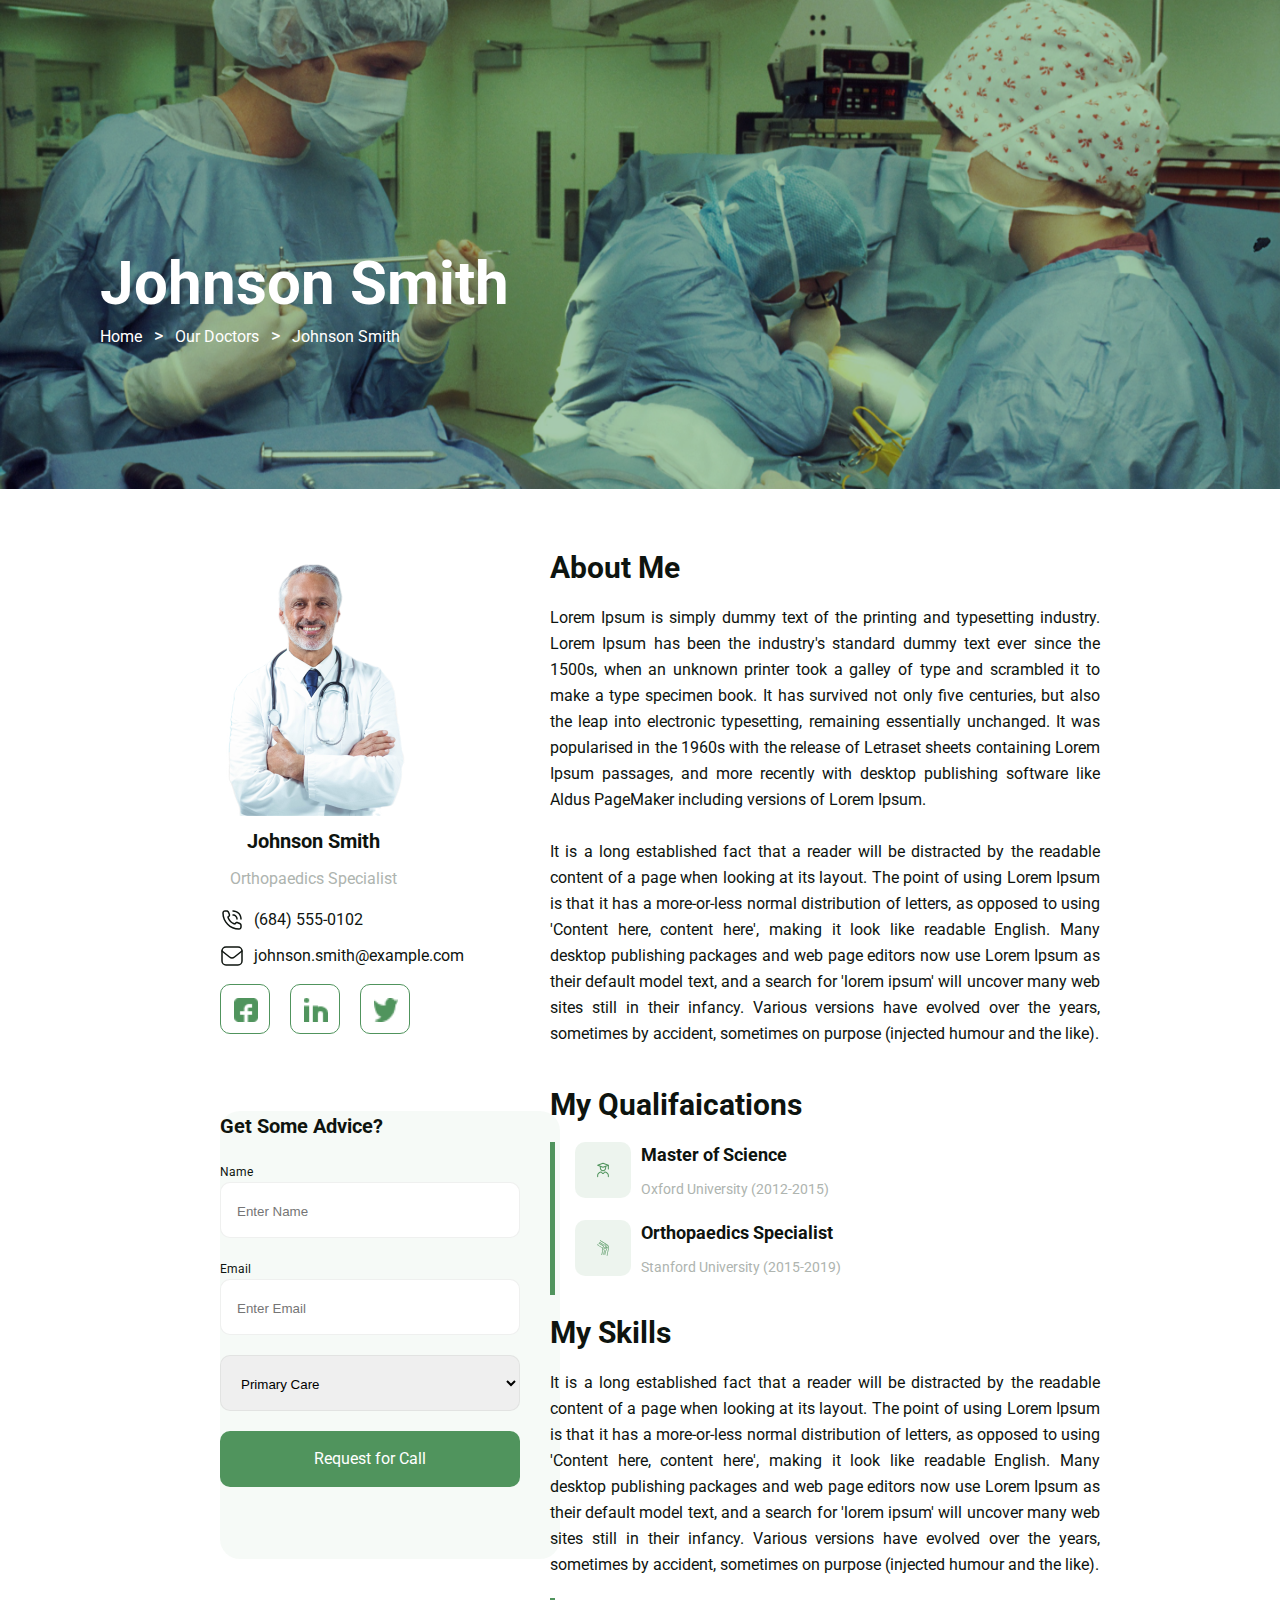
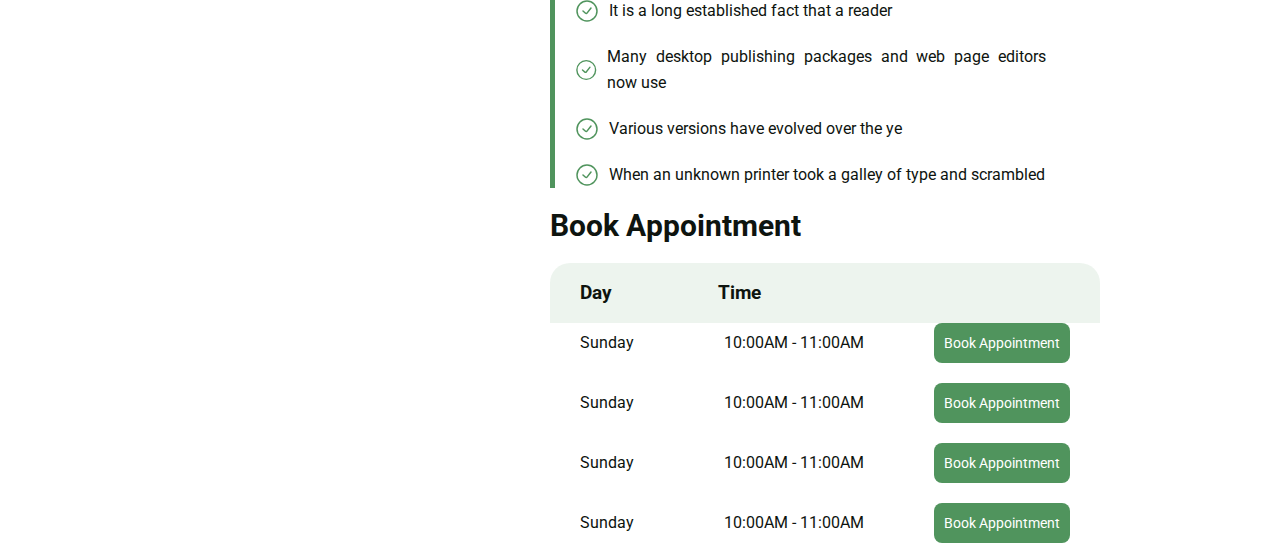
<file: doctorDetail/doctordetail.html>
<!DOCTYPE html>
<html lang="en">
<head>
    <meta charset="UTF-8">
    <meta name="viewport" content="width=device-width, initial-scale=1.0">
    <title>Document</title>
    <link rel="stylesheet" href="./doctordetail.css">
      <link
      href="https://fonts.googleapis.com/css2?family=Roboto:ital,wght@0,100;0,300;0,400;0,500;0,700;0,900;1,100;1,300;1,400;1,500;1,700;1,900&display=swap"
      rel="stylesheet"
    />
    <link
      rel="stylesheet"
      href="https://cdnjs.cloudflare.com/ajax/libs/font-awesome/6.6.0/css/all.min.css"
    />
    <link rel="stylesheet" href="./doctorresponsive.css">
</head>
<body>
    
    <div class="doctor_head_img">
        <img src="./static/images/doctor_head.png" alt="">
        <div class="doctor_img_text">
            <h2>Johnson Smith</h2>
            <ul class="breadcrumb">
              <li><a href="#">Home </a></li>
              <li><a href="#">Our Doctors</a></li>
              <li><a href="#">Johnson Smith</a></li>
            </ul>
            

        </div>
   </div>
   <div class="doctor_detail_container">
    <div class="doctor_card_detail">

         <div class="doctor_card_detail_part1">
           
            <div class="card_doctor_detail">
                <div class="card_doctor_detail_head">

                
                <div class="card_doctor_detail_img">
                  <img src="./static/images/jhanson.png" alt="">  
                </div>
                
                <h4>Johnson Smith</h4>
                <span>Orthopaedics Specialist</span>
                </div>
                <div class="doctor_detail_contact">
                    <div class="doctor_detail_contact_tel">
                        <svg xmlns="http://www.w3.org/2000/svg" width="24" height="24" viewBox="0 0 24 24" fill="none">
                            <path d="M15 16L14.8529 16.7354C15.1846 16.8018 15.5196 16.6379 15.6708 16.3354L15 16ZM8 9L7.66459 8.32918C7.36208 8.48043 7.19824 8.81544 7.26456 9.14709L8 9ZM8.35402 8.82299L8.68943 9.49381L8.68943 9.49381L8.35402 8.82299ZM9.31654 6.29136L10.0129 6.01281L9.31654 6.29136ZM8.50289 4.25722L7.80653 4.53576L8.50289 4.25722ZM19.7428 15.4971L19.4642 16.1935L19.7428 15.4971ZM17.7086 14.6835L17.9872 13.9871H17.9872L17.7086 14.6835ZM15.177 15.646L15.8478 15.9814V15.9814L15.177 15.646ZM16.25 11C16.25 11.4142 16.5858 11.75 17 11.75C17.4142 11.75 17.75 11.4142 17.75 11H16.25ZM16.6955 9.46927L17.3884 9.18225L16.6955 9.46927ZM14.5307 7.30448L14.8177 6.61157L14.5307 7.30448ZM13 6.25C12.5858 6.25 12.25 6.58579 12.25 7C12.25 7.41421 12.5858 7.75 13 7.75V6.25ZM20.25 11C20.25 11.4142 20.5858 11.75 21 11.75C21.4142 11.75 21.75 11.4142 21.75 11H20.25ZM20.391 7.93853L21.0839 7.65152L20.391 7.93853ZM16.0615 3.60896L16.3485 2.91605V2.91605L16.0615 3.60896ZM13 2.25C12.5858 2.25 12.25 2.58579 12.25 3C12.25 3.41421 12.5858 3.75 13 3.75V2.25ZM20.25 17.3541V19H21.75V17.3541H20.25ZM5 3.75H6.64593V2.25H5V3.75ZM15 16C15.1471 15.2646 15.1473 15.2646 15.1475 15.2646C15.1476 15.2647 15.1477 15.2647 15.1479 15.2647C15.1481 15.2648 15.1483 15.2648 15.1484 15.2648C15.1487 15.2649 15.1488 15.2649 15.1488 15.2649C15.1488 15.2649 15.1482 15.2648 15.147 15.2645C15.1447 15.264 15.14 15.2631 15.1331 15.2615C15.1193 15.2585 15.0967 15.2533 15.0659 15.2459C15.0044 15.2309 14.9104 15.2066 14.7898 15.1711C14.5482 15.1 14.2016 14.9847 13.7954 14.8106C12.9796 14.461 11.9439 13.8833 11.0303 12.9697L9.96967 14.0303C11.0561 15.1167 12.2704 15.789 13.2046 16.1894C13.6734 16.3903 14.0768 16.525 14.3665 16.6101C14.5115 16.6528 14.6285 16.6832 14.7114 16.7034C14.7529 16.7135 14.7859 16.721 14.8097 16.7263C14.8217 16.7289 14.8313 16.7309 14.8385 16.7325C14.8421 16.7332 14.8451 16.7339 14.8475 16.7343C14.8487 16.7346 14.8498 16.7348 14.8507 16.735C14.8511 16.7351 14.8515 16.7352 14.8519 16.7352C14.8521 16.7353 14.8523 16.7353 14.8524 16.7353C14.8527 16.7354 14.8529 16.7354 15 16ZM11.0303 12.9697C10.1167 12.0561 9.53901 11.0204 9.18936 10.2046C9.01527 9.79836 8.89996 9.45184 8.8289 9.21025C8.79342 9.08962 8.76912 8.99565 8.75414 8.93406C8.74666 8.90329 8.74151 8.88065 8.73847 8.86687C8.73695 8.85999 8.73595 8.85532 8.73546 8.85296C8.73521 8.85178 8.73509 8.85118 8.73508 8.85117C8.73508 8.85116 8.73511 8.8513 8.73517 8.85159C8.7352 8.85174 8.73524 8.85192 8.73528 8.85214C8.7353 8.85225 8.73534 8.85244 8.73535 8.8525C8.73539 8.8527 8.73544 8.85291 8 9C7.26456 9.14709 7.26461 9.14732 7.26466 9.14756C7.26468 9.14765 7.26473 9.1479 7.26477 9.14809C7.26484 9.14846 7.26492 9.14887 7.26501 9.14932C7.2652 9.15022 7.26541 9.15127 7.26566 9.15247C7.26615 9.15488 7.26677 9.15789 7.26753 9.1615C7.26905 9.16873 7.27111 9.17834 7.27374 9.19026C7.279 9.21408 7.28655 9.2471 7.29664 9.28859C7.31682 9.37154 7.34721 9.48851 7.38985 9.6335C7.47504 9.92316 7.60973 10.3266 7.81064 10.7954C8.21099 11.7296 8.88325 12.9439 9.96967 14.0303L11.0303 12.9697ZM8.33541 9.67082L8.68943 9.49381L8.01861 8.15217L7.66459 8.32918L8.33541 9.67082ZM10.0129 6.01281L9.19925 3.97868L7.80653 4.53576L8.62018 6.5699L10.0129 6.01281ZM20.0213 14.8008L17.9872 13.9871L17.4301 15.3798L19.4642 16.1935L20.0213 14.8008ZM14.5062 15.3106L14.3292 15.6646L15.6708 16.3354L15.8478 15.9814L14.5062 15.3106ZM17.9872 13.9871C16.6592 13.4559 15.1458 14.0313 14.5062 15.3106L15.8478 15.9814C16.1386 15.3999 16.8265 15.1384 17.4301 15.3798L17.9872 13.9871ZM8.68943 9.49381C9.96868 8.85419 10.5441 7.34076 10.0129 6.01281L8.62018 6.5699C8.86163 7.17351 8.60008 7.86143 8.01861 8.15217L8.68943 9.49381ZM6.64593 3.75C7.15706 3.75 7.6167 4.06119 7.80653 4.53576L9.19925 3.97868C8.78162 2.93462 7.77042 2.25 6.64593 2.25V3.75ZM21.75 17.3541C21.75 16.2296 21.0654 15.2184 20.0213 14.8008L19.4642 16.1935C19.9388 16.3833 20.25 16.8429 20.25 17.3541H21.75ZM19 20.25C10.5777 20.25 3.75 13.4223 3.75 5H2.25C2.25 14.2508 9.74923 21.75 19 21.75V20.25ZM19 21.75C20.5188 21.75 21.75 20.5188 21.75 19H20.25C20.25 19.6904 19.6904 20.25 19 20.25V21.75ZM3.75 5C3.75 4.30964 4.30964 3.75 5 3.75V2.25C3.48122 2.25 2.25 3.48122 2.25 5H3.75ZM17.75 11C17.75 10.3762 17.6271 9.75855 17.3884 9.18225L16.0026 9.75628C16.1659 10.1506 16.25 10.5732 16.25 11H17.75ZM17.3884 9.18225C17.1497 8.60596 16.7998 8.08232 16.3588 7.64124L15.2981 8.7019C15.5999 9.00369 15.8393 9.36197 16.0026 9.75628L17.3884 9.18225ZM16.3588 7.64124C15.9177 7.20016 15.394 6.85028 14.8177 6.61157L14.2437 7.99739C14.638 8.16072 14.9963 8.40011 15.2981 8.7019L16.3588 7.64124ZM14.8177 6.61157C14.2415 6.37286 13.6238 6.25 13 6.25V7.75C13.4268 7.75 13.8494 7.83406 14.2437 7.99739L14.8177 6.61157ZM21.75 11C21.75 9.85093 21.5237 8.71312 21.0839 7.65152L19.6981 8.22554C20.0625 9.10516 20.25 10.0479 20.25 11H21.75ZM21.0839 7.65152C20.6442 6.58992 19.9997 5.62533 19.1872 4.81282L18.1265 5.87348C18.7997 6.5467 19.3338 7.34593 19.6981 8.22554L21.0839 7.65152ZM19.1872 4.81282C18.3747 4.0003 17.4101 3.35578 16.3485 2.91605L15.7745 4.30187C16.6541 4.66622 17.4533 5.20025 18.1265 5.87348L19.1872 4.81282ZM16.3485 2.91605C15.2869 2.47633 14.1491 2.25 13 2.25V3.75C13.9521 3.75 14.8948 3.93753 15.7745 4.30187L16.3485 2.91605Z" fill="#0E140F"/>
                            </svg>
                            <p>(684) 555-0102</p>


                    </div>
                    <div class="doctor_detail_contact_email">
                        <svg xmlns="http://www.w3.org/2000/svg" width="24" height="24" viewBox="0 0 24 24" fill="none">
                            <rect x="2" y="3" width="20" height="18" rx="4" stroke="#0E140F" stroke-width="1.5"/>
                            <path d="M2 7L9.50122 13.001C10.9621 14.1697 13.0379 14.1697 14.4988 13.001L22 7" stroke="#0E140F" stroke-width="1.5" stroke-linecap="round" stroke-linejoin="round"/>
                          </svg>
                          <p>
                            johnson.smith@example.com
                          </p>
                    </div>

                </div>
             


                <div class="card_doctor_detail_sosial_contact">
                    <a href=""><img src="./static/images/fb.png" alt=""></a>
                    <a href=""><img src="./static/images/linkedin.png" alt=""></a>
                    <a href=""><img src="./static/images/twitter.png" alt=""></a>
                </div>
            </div>

            <div class="get_some_advice">
                <form class="get_some_advice_form">
                    <h1>Get Some Advice?</h1>
                    <div>
                        <label for="name">Name</label>
                   <input type="text" id="name" name="name" placeholder="Enter Name"> 
                    </div>
                   <div>
                      <label for="email">Email</label>
                   <input type="text" id="email" name="email" placeholder="Enter Email">
                   </div>
                 
                   <select name="care" id="care">
                    <option value="volvo">Primary Care</option>
                    <option value="volvo">Primary Care</option>
                  </select>
                    
                    <button type="submit">Request for Call</button>


                </form>

            </div>


        </div>
        <div class="doctor_card_detail_part2">
             <div class="doctor_card_detail_data">
                
               <h1>
                    About Me
               </h1>
               <p>
                Lorem Ipsum is simply dummy text of the printing and typesetting industry. Lorem Ipsum has been the industry's standard dummy text ever since the 1500s, when an unknown printer took a galley of type and scrambled it to make a type specimen book. It has survived not only five centuries, but also the leap into electronic typesetting, remaining essentially unchanged. It was popularised in the 1960s with the release of Letraset sheets containing Lorem Ipsum passages, and more recently with desktop publishing software like Aldus PageMaker including versions of Lorem Ipsum.
                <br>
                <br>
                  It is a long established fact that a reader will be distracted by the readable content of a page when looking at its layout. The point of using Lorem Ipsum is that it has a more-or-less normal distribution of letters, as opposed to using 'Content here, content here', making it look like readable English. Many desktop publishing packages and web page editors now use Lorem Ipsum as their default model text, and a search for 'lorem ipsum' will uncover many web sites still in their infancy. Various versions have evolved over the years, sometimes by accident, sometimes on purpose (injected humour and the like).   </p>
               </p>
               <h1>My Qualifaications</h1>
               <div class="my_qualifications">
                <div class="my_qualifications_part1">

                </div>
                <div class="my_qualifications_part2">
                    <div class="my_qualifications_part2_data">
                        <a href=""><svg xmlns="http://www.w3.org/2000/svg" width="24" height="24" viewBox="0 0 24 24" fill="none">
                            <path d="M20 5V10.5" stroke="#50945D" stroke-width="1.5" stroke-linecap="round"/>
                            <path d="M16.75 7V6.25H15.25V7H16.75ZM8.75 7V6.25H7.25V7H8.75ZM12 2L12.2633 1.29775C12.0936 1.23408 11.9064 1.23408 11.7367 1.29775L12 2ZM4 5L3.73666 4.29775C3.44393 4.40753 3.25 4.68737 3.25 5C3.25 5.31263 3.44393 5.59247 3.73666 5.70225L4 5ZM12 8L11.7367 8.70225C11.9064 8.76592 12.0936 8.76592 12.2633 8.70225L12 8ZM20 5L20.2633 5.70225C20.5561 5.59247 20.75 5.31263 20.75 5C20.75 4.68737 20.5561 4.40753 20.2633 4.29775L20 5ZM12.711 17.0059L12.1778 16.4785V16.4785L12.711 17.0059ZM14.2996 15.3996L14.8328 15.927L14.8328 15.927L14.2996 15.3996ZM15.238 15.1441L15.4496 14.4246L15.238 15.1441ZM9.70045 15.3996L10.2337 14.8722L9.70045 15.3996ZM11.289 17.0059L11.8222 16.4785L11.289 17.0059ZM8.762 15.1441L8.5504 14.4246L8.762 15.1441ZM19.25 22C19.25 22.4142 19.5858 22.75 20 22.75C20.4142 22.75 20.75 22.4142 20.75 22H19.25ZM3.25 22C3.25 22.4142 3.58579 22.75 4 22.75C4.41421 22.75 4.75 22.4142 4.75 22H3.25ZM15.25 7V9H16.75V7H15.25ZM8.75 9V7H7.25V9H8.75ZM12 12.25C10.2051 12.25 8.75 10.7949 8.75 9H7.25C7.25 11.6234 9.37665 13.75 12 13.75V12.25ZM15.25 9C15.25 10.7949 13.7949 12.25 12 12.25V13.75C14.6234 13.75 16.75 11.6234 16.75 9H15.25ZM11.7367 1.29775L3.73666 4.29775L4.26334 5.70225L12.2633 2.70225L11.7367 1.29775ZM12.2633 8.70225L20.2633 5.70225L19.7367 4.29775L11.7367 7.29775L12.2633 8.70225ZM11.7367 2.70225L19.7367 5.70225L20.2633 4.29775L12.2633 1.29775L11.7367 2.70225ZM12.2633 7.29775L4.26334 4.29775L3.73666 5.70225L11.7367 8.70225L12.2633 7.29775ZM13.2443 17.5332L14.8328 15.927L13.7663 14.8722L12.1778 16.4785L13.2443 17.5332ZM15.0264 15.8637C17.6994 16.6497 19.25 18.3265 19.25 20H20.75C20.75 17.3393 18.3869 15.2884 15.4496 14.4246L15.0264 15.8637ZM9.16718 15.927L10.7557 17.5332L11.8222 16.4785L10.2337 14.8722L9.16718 15.927ZM4.75 20C4.75 18.3265 6.30063 16.6497 8.97359 15.8637L8.5504 14.4246C5.61309 15.2884 3.25 17.3393 3.25 20H4.75ZM19.25 20V22H20.75V20H19.25ZM3.25 20V22H4.75V20H3.25ZM10.2337 14.8722C9.81027 14.444 9.17106 14.2421 8.5504 14.4246L8.97359 15.8637C9.02255 15.8493 9.09983 15.8589 9.16718 15.927L10.2337 14.8722ZM14.8328 15.927C14.9002 15.8589 14.9774 15.8493 15.0264 15.8637L15.4496 14.4246C14.8289 14.2421 14.1897 14.444 13.7663 14.8722L14.8328 15.927ZM12.1778 16.4785C12.0799 16.5774 11.9201 16.5774 11.8222 16.4785L10.7557 17.5332C11.4407 18.2259 12.5593 18.2259 13.2443 17.5332L12.1778 16.4785Z" fill="#50945D"/>
                          </svg></a>
                        <div class="my_qualifications_text">
                            <h2>Master of Science</h2>
                            <span>Oxford University (2012-2015)</span>
                        </div>


                    </div>
                    <div class="my_qualifications_part2_data">
                        <a href=""><svg xmlns="http://www.w3.org/2000/svg" width="24" height="24" viewBox="0 0 24 24" fill="none">
                            <g clip-path="url(#clip0_371_604)">
                              <mask id="path-1-outside-1_371_604" maskUnits="userSpaceOnUse" x="2.29004" y="-0.665527" width="19" height="25" fill="black">
                                <rect fill="white" x="2.29004" y="-0.665527" width="19" height="25"/>
                                <path fill-rule="evenodd" clip-rule="evenodd" d="M18.0455 23.6582C18.0698 23.6628 18.0926 23.6658 18.1169 23.6658C18.287 23.6658 18.4404 23.5458 18.4738 23.3742L20.5913 12.805C20.8389 11.5716 20.7022 10.3109 20.1994 9.15947C19.6966 8.00656 18.8642 7.05112 17.7918 6.39492L7.97764 0.38884C7.806 0.282511 7.58271 0.337194 7.47638 0.50884C7.37005 0.680485 7.42473 0.905295 7.59638 1.01011L17.4121 7.01618C19.3275 8.19036 20.3179 10.4582 19.8774 12.6607L17.7599 23.2299C17.7204 23.4273 17.848 23.6187 18.0455 23.6582ZM9.93258 22.5554C9.97207 22.5691 10.0116 22.5752 10.0495 22.5752C10.2014 22.5752 10.3427 22.4795 10.3944 22.3276C10.449 22.1681 11.7037 18.4055 11.2921 16.2987C10.926 14.4334 12.3113 12.2369 12.325 12.2157C12.3842 12.1245 12.3979 12.0121 12.366 11.9088C12.3326 11.8055 12.2566 11.722 12.1564 11.681C9.10169 10.4233 7.0298 9.06226 5.82828 8.14327C4.52802 7.14833 3.94169 6.44049 3.93562 6.43289C3.80954 6.27795 3.58017 6.25365 3.42372 6.38125C3.26878 6.50884 3.24448 6.73821 3.37207 6.89466C3.39638 6.92504 4.00093 7.65871 5.35739 8.69922C6.14726 9.30682 7.03283 9.89618 7.98979 10.4506C9.07283 11.0795 10.25 11.6643 11.4956 12.1944C11.3544 12.4557 11.163 12.84 10.9868 13.2987C10.5356 14.4699 10.3974 15.5255 10.5766 16.4385C10.95 18.3536 9.71765 22.0503 9.70325 22.0935L9.70321 22.0937C9.63941 22.2835 9.74119 22.4916 9.93258 22.5554ZM13.5236 11.6141C13.7697 11.7524 14.0431 11.8222 14.3211 11.8222C14.4487 11.8222 14.5763 11.8071 14.7038 11.7767C15.1064 11.681 15.4542 11.441 15.6836 11.1007C15.7945 10.9367 15.8735 10.7574 15.919 10.5676C15.9859 10.2941 16.1347 10.0557 16.3535 9.87946C16.5054 9.75642 16.633 9.60756 16.7332 9.43744C16.9413 9.08351 17.0097 8.66579 16.9231 8.26174C16.8365 7.85769 16.6041 7.50377 16.2684 7.2668C15.793 6.92959 15.1899 6.86883 14.6568 7.10427C14.2755 7.27288 13.8471 7.24402 13.5069 7.02984L7.11954 2.99389C6.94942 2.88604 6.72461 2.93769 6.61676 3.10782C6.50891 3.27794 6.56056 3.50275 6.73068 3.6106L13.118 7.64655C13.6633 7.99136 14.3484 8.03845 14.9514 7.77263C15.2476 7.64199 15.5833 7.67693 15.8476 7.86377C16.2304 8.13566 16.3428 8.66579 16.1044 9.06984C16.0482 9.16554 15.9768 9.24756 15.8932 9.31592C15.5499 9.59389 15.313 9.96756 15.2097 10.3974C15.1854 10.5022 15.1413 10.6025 15.079 10.6936C14.8163 11.084 14.2907 11.2086 13.8806 10.9792C13.636 10.8425 13.4704 10.6071 13.4249 10.3321C13.2897 9.51642 12.8203 8.80098 12.1398 8.37111L6.12461 4.5706C5.95448 4.46275 5.72967 4.5144 5.62182 4.68453C5.51397 4.85465 5.56562 5.07946 5.73575 5.18731L11.7509 8.98782C12.2568 9.3068 12.6046 9.84149 12.7064 10.4521C12.7884 10.9458 13.0861 11.3696 13.5236 11.6141ZM14.7889 22.2592C14.8087 22.2622 14.8299 22.2638 14.8497 22.2638C15.0244 22.2638 15.1778 22.1377 15.2066 21.9615L15.9479 17.5914C16.0876 16.7529 16.5084 16.001 17.1327 15.4754C17.4395 15.2172 17.6325 14.8557 17.678 14.4562C17.7676 13.6572 17.2208 12.9098 16.4309 12.7534C16.2168 12.7109 16.0026 12.7124 15.7914 12.7595C15.594 12.8035 15.3904 12.7686 15.2173 12.6638C15.0335 12.5514 14.8314 12.48 14.6157 12.4511C13.8183 12.3433 13.0588 12.8734 12.8856 13.6587C12.7793 14.1402 12.9008 14.6309 13.2198 15.006C13.5646 15.4131 13.7119 15.9585 13.6208 16.5022L12.7671 21.5529C12.7337 21.7519 12.8674 21.9402 13.0664 21.9736C13.2654 22.0071 13.4537 21.8734 13.4871 21.6744L14.3423 16.6222C14.4684 15.8643 14.2618 15.1033 13.7773 14.5336C13.6071 14.3347 13.5433 14.0719 13.5995 13.8152C13.6922 13.3974 14.0963 13.1149 14.5201 13.1726C14.6355 13.1878 14.7433 13.2258 14.8406 13.285C15.1763 13.4886 15.5697 13.5554 15.9525 13.4703C16.0649 13.446 16.1788 13.4445 16.2927 13.4673C16.7135 13.5509 17.0051 13.9473 16.9565 14.3726C16.9322 14.5868 16.8289 14.7797 16.6664 14.9164C15.9099 15.5544 15.3995 16.4612 15.2325 17.4698L14.4912 21.8384C14.4563 22.0374 14.5899 22.2258 14.7889 22.2592ZM17.9514 12.5164C17.9864 12.521 18.0213 12.5225 18.0563 12.5225C18.3403 12.5225 18.6092 12.3828 18.7717 12.1458C18.9555 11.8784 18.9768 11.5336 18.8264 11.2466L18.4026 10.4384C18.2719 10.1893 18.0259 10.0177 17.7464 9.97972C17.4669 9.94326 17.1859 10.0435 16.993 10.2501C16.8923 10.3578 16.7827 10.4757 16.6709 10.596C16.5667 10.708 16.4606 10.8222 16.358 10.9321C16.1332 11.1736 16.0633 11.5154 16.1773 11.8253C16.2912 12.1352 16.5646 12.3509 16.8927 12.3903L17.9514 12.5164ZM17.5276 10.7453C17.5626 10.7073 17.6021 10.6997 17.6309 10.6997C17.6385 10.6997 17.6446 10.6997 17.6507 10.7012C17.678 10.7043 17.7282 10.7195 17.7585 10.7757L18.1823 11.5838C18.2173 11.6506 18.1914 11.7053 18.1732 11.7311C18.155 11.7584 18.114 11.801 18.0395 11.7919L16.9808 11.6658C16.9049 11.6567 16.8745 11.6035 16.8638 11.5731C16.8517 11.5428 16.8411 11.4835 16.8927 11.4273C17.1054 11.1995 17.3332 10.9549 17.5276 10.7453Z"/>
                              </mask>
                              <path fill-rule="evenodd" clip-rule="evenodd" d="M18.0455 23.6582C18.0698 23.6628 18.0926 23.6658 18.1169 23.6658C18.287 23.6658 18.4404 23.5458 18.4738 23.3742L20.5913 12.805C20.8389 11.5716 20.7022 10.3109 20.1994 9.15947C19.6966 8.00656 18.8642 7.05112 17.7918 6.39492L7.97764 0.38884C7.806 0.282511 7.58271 0.337194 7.47638 0.50884C7.37005 0.680485 7.42473 0.905295 7.59638 1.01011L17.4121 7.01618C19.3275 8.19036 20.3179 10.4582 19.8774 12.6607L17.7599 23.2299C17.7204 23.4273 17.848 23.6187 18.0455 23.6582ZM9.93258 22.5554C9.97207 22.5691 10.0116 22.5752 10.0495 22.5752C10.2014 22.5752 10.3427 22.4795 10.3944 22.3276C10.449 22.1681 11.7037 18.4055 11.2921 16.2987C10.926 14.4334 12.3113 12.2369 12.325 12.2157C12.3842 12.1245 12.3979 12.0121 12.366 11.9088C12.3326 11.8055 12.2566 11.722 12.1564 11.681C9.10169 10.4233 7.0298 9.06226 5.82828 8.14327C4.52802 7.14833 3.94169 6.44049 3.93562 6.43289C3.80954 6.27795 3.58017 6.25365 3.42372 6.38125C3.26878 6.50884 3.24448 6.73821 3.37207 6.89466C3.39638 6.92504 4.00093 7.65871 5.35739 8.69922C6.14726 9.30682 7.03283 9.89618 7.98979 10.4506C9.07283 11.0795 10.25 11.6643 11.4956 12.1944C11.3544 12.4557 11.163 12.84 10.9868 13.2987C10.5356 14.4699 10.3974 15.5255 10.5766 16.4385C10.95 18.3536 9.71765 22.0503 9.70325 22.0935L9.70321 22.0937C9.63941 22.2835 9.74119 22.4916 9.93258 22.5554ZM13.5236 11.6141C13.7697 11.7524 14.0431 11.8222 14.3211 11.8222C14.4487 11.8222 14.5763 11.8071 14.7038 11.7767C15.1064 11.681 15.4542 11.441 15.6836 11.1007C15.7945 10.9367 15.8735 10.7574 15.919 10.5676C15.9859 10.2941 16.1347 10.0557 16.3535 9.87946C16.5054 9.75642 16.633 9.60756 16.7332 9.43744C16.9413 9.08351 17.0097 8.66579 16.9231 8.26174C16.8365 7.85769 16.6041 7.50377 16.2684 7.2668C15.793 6.92959 15.1899 6.86883 14.6568 7.10427C14.2755 7.27288 13.8471 7.24402 13.5069 7.02984L7.11954 2.99389C6.94942 2.88604 6.72461 2.93769 6.61676 3.10782C6.50891 3.27794 6.56056 3.50275 6.73068 3.6106L13.118 7.64655C13.6633 7.99136 14.3484 8.03845 14.9514 7.77263C15.2476 7.64199 15.5833 7.67693 15.8476 7.86377C16.2304 8.13566 16.3428 8.66579 16.1044 9.06984C16.0482 9.16554 15.9768 9.24756 15.8932 9.31592C15.5499 9.59389 15.313 9.96756 15.2097 10.3974C15.1854 10.5022 15.1413 10.6025 15.079 10.6936C14.8163 11.084 14.2907 11.2086 13.8806 10.9792C13.636 10.8425 13.4704 10.6071 13.4249 10.3321C13.2897 9.51642 12.8203 8.80098 12.1398 8.37111L6.12461 4.5706C5.95448 4.46275 5.72967 4.5144 5.62182 4.68453C5.51397 4.85465 5.56562 5.07946 5.73575 5.18731L11.7509 8.98782C12.2568 9.3068 12.6046 9.84149 12.7064 10.4521C12.7884 10.9458 13.0861 11.3696 13.5236 11.6141ZM14.7889 22.2592C14.8087 22.2622 14.8299 22.2638 14.8497 22.2638C15.0244 22.2638 15.1778 22.1377 15.2066 21.9615L15.9479 17.5914C16.0876 16.7529 16.5084 16.001 17.1327 15.4754C17.4395 15.2172 17.6325 14.8557 17.678 14.4562C17.7676 13.6572 17.2208 12.9098 16.4309 12.7534C16.2168 12.7109 16.0026 12.7124 15.7914 12.7595C15.594 12.8035 15.3904 12.7686 15.2173 12.6638C15.0335 12.5514 14.8314 12.48 14.6157 12.4511C13.8183 12.3433 13.0588 12.8734 12.8856 13.6587C12.7793 14.1402 12.9008 14.6309 13.2198 15.006C13.5646 15.4131 13.7119 15.9585 13.6208 16.5022L12.7671 21.5529C12.7337 21.7519 12.8674 21.9402 13.0664 21.9736C13.2654 22.0071 13.4537 21.8734 13.4871 21.6744L14.3423 16.6222C14.4684 15.8643 14.2618 15.1033 13.7773 14.5336C13.6071 14.3347 13.5433 14.0719 13.5995 13.8152C13.6922 13.3974 14.0963 13.1149 14.5201 13.1726C14.6355 13.1878 14.7433 13.2258 14.8406 13.285C15.1763 13.4886 15.5697 13.5554 15.9525 13.4703C16.0649 13.446 16.1788 13.4445 16.2927 13.4673C16.7135 13.5509 17.0051 13.9473 16.9565 14.3726C16.9322 14.5868 16.8289 14.7797 16.6664 14.9164C15.9099 15.5544 15.3995 16.4612 15.2325 17.4698L14.4912 21.8384C14.4563 22.0374 14.5899 22.2258 14.7889 22.2592ZM17.9514 12.5164C17.9864 12.521 18.0213 12.5225 18.0563 12.5225C18.3403 12.5225 18.6092 12.3828 18.7717 12.1458C18.9555 11.8784 18.9768 11.5336 18.8264 11.2466L18.4026 10.4384C18.2719 10.1893 18.0259 10.0177 17.7464 9.97972C17.4669 9.94326 17.1859 10.0435 16.993 10.2501C16.8923 10.3578 16.7827 10.4757 16.6709 10.596C16.5667 10.708 16.4606 10.8222 16.358 10.9321C16.1332 11.1736 16.0633 11.5154 16.1773 11.8253C16.2912 12.1352 16.5646 12.3509 16.8927 12.3903L17.9514 12.5164ZM17.5276 10.7453C17.5626 10.7073 17.6021 10.6997 17.6309 10.6997C17.6385 10.6997 17.6446 10.6997 17.6507 10.7012C17.678 10.7043 17.7282 10.7195 17.7585 10.7757L18.1823 11.5838C18.2173 11.6506 18.1914 11.7053 18.1732 11.7311C18.155 11.7584 18.114 11.801 18.0395 11.7919L16.9808 11.6658C16.9049 11.6567 16.8745 11.6035 16.8638 11.5731C16.8517 11.5428 16.8411 11.4835 16.8927 11.4273C17.1054 11.1995 17.3332 10.9549 17.5276 10.7453Z" fill="#50945D"/>
                              <path d="M18.0455 23.6582L18.0259 23.7563L18.0271 23.7565L18.0455 23.6582ZM18.4738 23.3742L18.3758 23.3545L18.3757 23.355L18.4738 23.3742ZM20.5913 12.805L20.4933 12.7854L20.4933 12.7854L20.5913 12.805ZM20.1994 9.15947L20.1078 9.19945L20.1078 9.19949L20.1994 9.15947ZM17.7918 6.39492L17.7396 6.48021L17.7396 6.48021L17.7918 6.39492ZM7.97764 0.38884L7.92498 0.473851L7.92544 0.474135L7.97764 0.38884ZM7.47638 0.50884L7.39137 0.456178V0.456178L7.47638 0.50884ZM7.59638 1.01011L7.64857 0.924807L7.64849 0.924759L7.59638 1.01011ZM17.4121 7.01618L17.4643 6.93093L17.4643 6.93088L17.4121 7.01618ZM19.8774 12.6607L19.9754 12.6804L19.9754 12.6804L19.8774 12.6607ZM17.7599 23.2299L17.6619 23.2102L17.6619 23.2102L17.7599 23.2299ZM9.93258 22.5554L9.9653 22.4609L9.9642 22.4606L9.93258 22.5554ZM10.3944 22.3276L10.2998 22.2951L10.2997 22.2954L10.3944 22.3276ZM11.2921 16.2987L11.3902 16.2795L11.3902 16.2795L11.2921 16.2987ZM12.325 12.2157L12.2411 12.1612L12.2409 12.1616L12.325 12.2157ZM12.366 11.9088L12.4616 11.8793L12.4611 11.8781L12.366 11.9088ZM12.1564 11.681L12.1183 11.7735L12.1185 11.7735L12.1564 11.681ZM5.82828 8.14327L5.76751 8.22269L5.76752 8.2227L5.82828 8.14327ZM3.93562 6.43289L4.01371 6.37042L4.01318 6.36977L3.93562 6.43289ZM3.42372 6.38125L3.36052 6.30375L3.36015 6.30405L3.42372 6.38125ZM3.37207 6.89466L3.45016 6.83219L3.44957 6.83146L3.37207 6.89466ZM5.35739 8.69922L5.41836 8.61996L5.41825 8.61988L5.35739 8.69922ZM7.98979 10.4506L8.04001 10.3641L8.03993 10.3641L7.98979 10.4506ZM11.4956 12.1944L11.5836 12.242L11.6358 12.1454L11.5348 12.1024L11.4956 12.1944ZM10.9868 13.2987L11.0801 13.3347L11.0801 13.3346L10.9868 13.2987ZM10.5766 16.4385L10.6748 16.4193L10.6748 16.4192L10.5766 16.4385ZM9.70325 22.0935L9.79804 22.1254L9.79812 22.1252L9.70325 22.0935ZM9.70321 22.0937L9.60843 22.0618L9.60842 22.0618L9.70321 22.0937ZM13.5236 11.6141L13.5726 11.527L13.5724 11.5269L13.5236 11.6141ZM14.7038 11.7767L14.6807 11.6794L14.6807 11.6794L14.7038 11.7767ZM15.6836 11.1007L15.6007 11.0447L15.6007 11.0448L15.6836 11.1007ZM15.919 10.5676L15.8219 10.5438L15.8218 10.5442L15.919 10.5676ZM16.3535 9.87946L16.4162 9.95734L16.4164 9.95717L16.3535 9.87946ZM16.7332 9.43744L16.8194 9.48821L16.8194 9.48812L16.7332 9.43744ZM16.9231 8.26174L16.8253 8.28269L16.9231 8.26174ZM16.2684 7.2668L16.2106 7.34837L16.2107 7.3485L16.2684 7.2668ZM14.6568 7.10427L14.6164 7.01279L14.6163 7.01282L14.6568 7.10427ZM13.5069 7.02984L13.4535 7.11438L13.4536 7.11447L13.5069 7.02984ZM7.11954 2.99389L7.066 3.07835L7.06613 3.07843L7.11954 2.99389ZM6.61676 3.10782L6.70122 3.16136L6.61676 3.10782ZM6.73068 3.6106L6.67714 3.69506L6.67727 3.69514L6.73068 3.6106ZM13.118 7.64655L13.1715 7.56203L13.1714 7.56201L13.118 7.64655ZM14.9514 7.77263L14.9918 7.86413L14.9918 7.86412L14.9514 7.77263ZM15.8476 7.86377L15.9056 7.78224L15.9054 7.78211L15.8476 7.86377ZM16.1044 9.06984L16.0182 9.01901L16.0181 9.0192L16.1044 9.06984ZM15.8932 9.31592L15.9561 9.39364L15.9565 9.39331L15.8932 9.31592ZM15.2097 10.3974L15.1124 10.3741L15.1123 10.3748L15.2097 10.3974ZM15.079 10.6936L14.9965 10.6372L14.9961 10.6378L15.079 10.6936ZM13.8806 10.9792L13.9294 10.8919L13.9293 10.8919L13.8806 10.9792ZM13.4249 10.3321L13.3262 10.3485V10.3485L13.4249 10.3321ZM12.1398 8.37111L12.0864 8.45565L12.0864 8.45565L12.1398 8.37111ZM6.12461 4.5706L6.07107 4.65506L6.07119 4.65514L6.12461 4.5706ZM5.62182 4.68453L5.53736 4.63098L5.62182 4.68453ZM5.73575 5.18731L5.68221 5.27177L5.68233 5.27185L5.73575 5.18731ZM11.7509 8.98782L11.6975 9.07236L11.6976 9.0724L11.7509 8.98782ZM12.7064 10.4521L12.805 10.4357L12.805 10.4357L12.7064 10.4521ZM14.7889 22.2592L14.7723 22.3578L14.7737 22.358L14.7889 22.2592ZM15.2066 21.9615L15.108 21.9448L15.1079 21.9453L15.2066 21.9615ZM15.9479 17.5914L16.0465 17.6081L16.0465 17.6078L15.9479 17.5914ZM17.1327 15.4754L17.0683 15.3989L17.0683 15.3989L17.1327 15.4754ZM17.678 14.4562L17.7774 14.4675L17.7774 14.4673L17.678 14.4562ZM16.4309 12.7534L16.4115 12.8515L16.4115 12.8515L16.4309 12.7534ZM15.7914 12.7595L15.7697 12.6619L15.7697 12.6619L15.7914 12.7595ZM15.2173 12.6638L15.1651 12.7491L15.1655 12.7493L15.2173 12.6638ZM14.6157 12.4511L14.6023 12.5502L14.6025 12.5502L14.6157 12.4511ZM12.8856 13.6587L12.9833 13.6803L12.9833 13.6802L12.8856 13.6587ZM13.2198 15.006L13.2961 14.9414L13.296 14.9413L13.2198 15.006ZM13.6208 16.5022L13.7194 16.5189L13.7194 16.5188L13.6208 16.5022ZM12.7671 21.5529L12.6685 21.5362L12.6685 21.5363L12.7671 21.5529ZM13.0664 21.9736L13.0829 21.875H13.0829L13.0664 21.9736ZM13.4871 21.6744L13.3885 21.6577L13.3885 21.6578L13.4871 21.6744ZM14.3423 16.6222L14.4409 16.6389L14.441 16.6387L14.3423 16.6222ZM13.7773 14.5336L13.8534 14.4688L13.8533 14.4687L13.7773 14.5336ZM13.5995 13.8152L13.5019 13.7935L13.5019 13.7938L13.5995 13.8152ZM14.5201 13.1726L14.5066 13.2717L14.507 13.2718L14.5201 13.1726ZM14.8406 13.285L14.7885 13.3704L14.7887 13.3705L14.8406 13.285ZM15.9525 13.4703L15.9313 13.3726L15.9308 13.3727L15.9525 13.4703ZM16.2927 13.4673L16.2731 13.5654L16.2732 13.5654L16.2927 13.4673ZM16.9565 14.3726L16.8572 14.3613L16.8571 14.3614L16.9565 14.3726ZM16.6664 14.9164L16.602 14.8399L16.6019 14.84L16.6664 14.9164ZM15.2325 17.4698L15.331 17.4866L15.3311 17.4862L15.2325 17.4698ZM14.4912 21.8384L14.5897 21.8557L14.5898 21.8552L14.4912 21.8384ZM17.9514 12.5164L17.9644 12.4173L17.9633 12.4171L17.9514 12.5164ZM18.7717 12.1458L18.6893 12.0891L18.6892 12.0892L18.7717 12.1458ZM18.8264 11.2466L18.915 11.2002L18.9149 11.2001L18.8264 11.2466ZM18.4026 10.4384L18.314 10.4849L18.314 10.4849L18.4026 10.4384ZM17.7464 9.97972L17.7598 9.88062L17.7593 9.88056L17.7464 9.97972ZM16.993 10.2501L17.066 10.3184L17.066 10.3183L16.993 10.2501ZM16.6709 10.596L16.7442 10.664H16.7442L16.6709 10.596ZM16.358 10.9321L16.2849 10.8639L16.2848 10.864L16.358 10.9321ZM16.1773 11.8253L16.2711 11.7908L16.1773 11.8253ZM16.8927 12.3903L16.8808 12.4896L16.8809 12.4896L16.8927 12.3903ZM17.5276 10.7453L17.601 10.8133L17.6012 10.813L17.5276 10.7453ZM17.6507 10.7012L17.6262 10.7991L17.6396 10.8006L17.6507 10.7012ZM17.7585 10.7757L17.8471 10.7292L17.8465 10.7281L17.7585 10.7757ZM18.1823 11.5838L18.271 11.5374L18.2709 11.5373L18.1823 11.5838ZM18.1732 11.7311L18.0915 11.6734L18.09 11.6756L18.1732 11.7311ZM18.0395 11.7919L18.0517 11.6926L18.0514 11.6926L18.0395 11.7919ZM16.9808 11.6658L16.9689 11.7651L16.969 11.7651L16.9808 11.6658ZM16.8638 11.5731L16.9583 11.5401L16.9567 11.536L16.8638 11.5731ZM16.8927 11.4273L16.8196 11.3591L16.8191 11.3596L16.8927 11.4273ZM18.1169 23.5658C18.1011 23.5658 18.085 23.5639 18.0639 23.5599L18.0271 23.7565C18.0546 23.7617 18.084 23.7658 18.1169 23.7658V23.5658ZM18.3757 23.355C18.3518 23.4779 18.241 23.5658 18.1169 23.5658V23.7658C18.333 23.7658 18.5291 23.6137 18.572 23.3933L18.3757 23.355ZM20.4933 12.7854L18.3758 23.3545L18.5719 23.3938L20.6894 12.8247L20.4933 12.7854ZM20.1078 9.19949C20.6024 10.3322 20.7368 11.5721 20.4933 12.7854L20.6894 12.8247C20.941 11.5711 20.802 10.2896 20.2911 9.11946L20.1078 9.19949ZM17.7396 6.48021C18.7946 7.12572 19.6132 8.06534 20.1078 9.19945L20.2911 9.1195C19.7801 7.94778 18.9339 6.97652 17.844 6.30962L17.7396 6.48021ZM7.92544 0.474135L17.7396 6.48021L17.844 6.30962L8.02984 0.303545L7.92544 0.474135ZM7.56139 0.561501C7.63921 0.435875 7.80121 0.397178 7.92498 0.47385L8.0303 0.303829C7.81078 0.167843 7.5262 0.238514 7.39137 0.456178L7.56139 0.561501ZM7.64849 0.924759C7.52386 0.848654 7.48448 0.685646 7.56139 0.561501L7.39137 0.456178C7.25561 0.675325 7.32561 0.961937 7.54426 1.09545L7.64849 0.924759ZM17.4643 6.93088L7.64857 0.924807L7.54418 1.0954L17.3599 7.10148L17.4643 6.93088ZM19.9754 12.6804C20.4242 10.4367 19.4155 8.127 17.4643 6.93093L17.3598 7.10144C19.2395 8.25371 20.2116 10.4797 19.7793 12.6411L19.9754 12.6804ZM17.858 23.2495L19.9754 12.6804L19.7793 12.6411L17.6619 23.2102L17.858 23.2495ZM18.0651 23.5601C17.9218 23.5315 17.8293 23.3928 17.858 23.2495L17.6619 23.2102C17.6115 23.4619 17.7743 23.7059 18.0259 23.7563L18.0651 23.5601ZM10.0495 22.4752C10.0223 22.4752 9.99388 22.4708 9.96529 22.4609L9.89987 22.6499C9.95027 22.6674 10.0009 22.6752 10.0495 22.6752V22.4752ZM10.2997 22.2954C10.2622 22.4057 10.1597 22.4752 10.0495 22.4752V22.6752C10.2432 22.6752 10.4233 22.5532 10.489 22.3598L10.2997 22.2954ZM11.1939 16.3179C11.3954 17.3492 11.1894 18.7985 10.9204 20.0219C10.6524 21.2409 10.3263 22.2176 10.2998 22.2951L10.4889 22.36C10.517 22.2781 10.8456 21.2937 11.1158 20.0649C11.3849 18.8404 11.6004 17.3551 11.3902 16.2795L11.1939 16.3179ZM12.2409 12.1616C12.2317 12.1758 11.8783 12.7364 11.5728 13.5297C11.2683 14.3206 11.0055 15.3575 11.1939 16.318L11.3902 16.2795C11.2126 15.3746 11.4594 14.3806 11.7594 13.6016C11.9088 13.2137 12.07 12.8825 12.1947 12.6471C12.257 12.5295 12.3101 12.4359 12.348 12.3712C12.3669 12.3389 12.382 12.3138 12.3925 12.2966C12.3977 12.288 12.4018 12.2814 12.4047 12.2768C12.4061 12.2745 12.4072 12.2728 12.408 12.2715C12.4088 12.2702 12.4092 12.2697 12.4091 12.2698L12.2409 12.1616ZM12.2704 11.9383C12.294 12.0145 12.2835 12.096 12.2411 12.1612L12.4088 12.2702C12.4849 12.1531 12.5018 12.0097 12.4615 11.8793L12.2704 11.9383ZM12.1185 11.7735C12.1908 11.8031 12.2462 11.8636 12.2709 11.9396L12.4611 11.8781C12.4189 11.7475 12.3225 11.6409 12.1942 11.5884L12.1185 11.7735ZM5.76752 8.2227C6.97532 9.14649 9.05477 10.5121 12.1183 11.7735L12.1944 11.5885C9.14862 10.3344 7.08427 8.97803 5.88903 8.06384L5.76752 8.2227ZM3.85753 6.49536C3.86881 6.50945 4.46099 7.22296 5.76751 8.22269L5.88905 8.06385C5.24225 7.56893 4.77362 7.14587 4.46646 6.84624C4.1589 6.54622 4.01369 6.3704 4.0137 6.37042L3.85753 6.49536ZM3.48692 6.45874C3.6005 6.36611 3.76683 6.3839 3.85805 6.49601L4.01318 6.36977C3.85226 6.17201 3.55985 6.14119 3.36052 6.30375L3.48692 6.45874ZM3.44957 6.83146C3.35712 6.7181 3.3744 6.55141 3.48729 6.45844L3.36015 6.30405C3.16316 6.46627 3.13184 6.75831 3.29458 6.95786L3.44957 6.83146ZM5.41825 8.61988C4.06821 7.58429 3.46944 6.85629 3.45016 6.83219L3.29399 6.95713C3.32332 6.9938 3.93366 7.73314 5.29653 8.77857L5.41825 8.61988ZM8.03993 10.3641C7.08634 9.81161 6.20444 9.22464 5.41836 8.61996L5.29642 8.77848C6.09008 9.38899 6.97933 9.98075 7.93966 10.5371L8.03993 10.3641ZM11.5348 12.1024C10.2927 11.5737 9.11916 10.9907 8.04001 10.3641L7.93958 10.5371C9.0265 11.1682 10.2074 11.7548 11.4565 12.2864L11.5348 12.1024ZM11.0801 13.3346C11.2544 12.8808 11.4438 12.5005 11.5836 12.242L11.4077 12.1468C11.2649 12.4108 11.0715 12.7991 10.8934 13.2629L11.0801 13.3346ZM10.6748 16.4192C10.5002 15.5302 10.6334 14.4942 11.0801 13.3347L10.8934 13.2628C10.4378 14.4455 10.2946 15.5209 10.4785 16.4577L10.6748 16.4192ZM9.79812 22.1252C9.80578 22.1022 10.1186 21.1636 10.3829 19.99C10.646 18.8216 10.8659 17.3998 10.6748 16.4193L10.4785 16.4576C10.6607 17.3923 10.4511 18.7765 10.1878 19.946C9.92563 21.1103 9.61512 22.0417 9.60838 22.0619L9.79812 22.1252ZM9.798 22.1255L9.79804 22.1254L9.60846 22.0617L9.60843 22.0618L9.798 22.1255ZM9.9642 22.4606C9.82589 22.4144 9.75163 22.2635 9.798 22.1255L9.60842 22.0618C9.5272 22.3035 9.65648 22.5688 9.90096 22.6503L9.9642 22.4606ZM14.3211 11.7222C14.06 11.7222 13.8035 11.6567 13.5726 11.527L13.4746 11.7013C13.7359 11.8481 14.0262 11.9222 14.3211 11.9222V11.7222ZM14.6807 11.6794C14.5605 11.708 14.4406 11.7222 14.3211 11.7222V11.9222C14.4567 11.9222 14.592 11.9061 14.727 11.874L14.6807 11.6794ZM15.6007 11.0448C15.3855 11.3641 15.0591 11.5894 14.6807 11.6794L14.727 11.874C15.1537 11.7725 15.523 11.5179 15.7665 11.1566L15.6007 11.0448ZM15.8218 10.5442C15.779 10.7223 15.705 10.8905 15.6007 11.0447L15.7664 11.1567C15.884 10.9828 15.9679 10.7925 16.0163 10.5909L15.8218 10.5442ZM16.2907 9.80159C16.0544 9.99195 15.8938 10.2497 15.8219 10.5438L16.0162 10.5913C16.0779 10.3386 16.215 10.1194 16.4162 9.95734L16.2907 9.80159ZM16.6471 9.38667C16.5527 9.54671 16.433 9.68639 16.2905 9.80176L16.4164 9.95717C16.5778 9.82646 16.7132 9.66842 16.8194 9.48821L16.6471 9.38667ZM16.8253 8.28269C16.9066 8.6622 16.8425 9.05436 16.647 9.38675L16.8194 9.48812C17.0402 9.11267 17.1127 8.66939 17.0209 8.24079L16.8253 8.28269ZM16.2107 7.3485C16.5257 7.57082 16.7439 7.90295 16.8253 8.28269L17.0209 8.24079C16.9291 7.81243 16.6825 7.43671 16.3261 7.18511L16.2107 7.3485ZM14.6972 7.19575C15.1981 6.97453 15.7638 7.03153 16.2106 7.34837L16.3263 7.18524C15.8221 6.82765 15.1817 6.76313 14.6164 7.01279L14.6972 7.19575ZM13.4536 7.11447C13.823 7.34696 14.2865 7.37734 14.6972 7.19573L14.6163 7.01282C14.2645 7.16842 13.8713 7.14108 13.5602 6.94521L13.4536 7.11447ZM7.06613 3.07843L13.4535 7.11438L13.5603 6.9453L7.17296 2.90935L7.06613 3.07843ZM6.70122 3.16136C6.77983 3.03734 6.94305 3.00041 7.066 3.07835L7.17308 2.90943C6.95578 2.77168 6.66938 2.83804 6.5323 3.05428L6.70122 3.16136ZM6.78422 3.52614C6.66021 3.44753 6.62328 3.28431 6.70122 3.16136L6.5323 3.05428C6.39454 3.27158 6.4609 3.55798 6.67714 3.69506L6.78422 3.52614ZM13.1714 7.56201L6.7841 3.52606L6.67727 3.69514L13.0646 7.73109L13.1714 7.56201ZM14.9111 7.68112C14.3378 7.93386 13.6879 7.88859 13.1715 7.56203L13.0646 7.73107C13.6388 8.09414 14.3591 8.14304 14.9918 7.86413L14.9111 7.68112ZM15.9054 7.78211C15.6126 7.57517 15.2397 7.53619 14.9111 7.68113L14.9918 7.86412C15.2556 7.74779 15.5541 7.77869 15.7899 7.94542L15.9054 7.78211ZM16.1905 9.12067C16.4553 8.67195 16.3308 8.08428 15.9056 7.78224L15.7897 7.94529C16.1301 8.18705 16.2304 8.65963 16.0182 9.01901L16.1905 9.12067ZM15.9565 9.39331C16.0489 9.31771 16.1282 9.22671 16.1906 9.12048L16.0181 9.0192C15.9681 9.10436 15.9046 9.17741 15.8299 9.23852L15.9565 9.39331ZM15.3069 10.4208C15.405 10.0125 15.6298 9.65785 15.9561 9.39363L15.8303 9.2382C15.47 9.52993 15.2209 9.92266 15.1124 10.3741L15.3069 10.4208ZM15.1616 10.7501C15.2308 10.6488 15.2799 10.5371 15.3071 10.42L15.1123 10.3748C15.0908 10.4674 15.0518 10.5562 14.9965 10.6372L15.1616 10.7501ZM13.8317 11.0665C14.2872 11.3212 14.8701 11.1831 15.162 10.7495L14.9961 10.6378C14.7624 10.9849 14.2942 11.096 13.9294 10.8919L13.8317 11.0665ZM13.3262 10.3485C13.3768 10.6535 13.5608 10.915 13.8318 11.0665L13.9293 10.8919C13.7112 10.77 13.5641 10.5606 13.5235 10.3158L13.3262 10.3485ZM12.0864 8.45565C12.7421 8.86986 13.1955 9.56011 13.3262 10.3485L13.5235 10.3158C13.3838 9.47274 12.8985 8.73211 12.1932 8.28656L12.0864 8.45565ZM6.07119 4.65514L12.0864 8.45565L12.1932 8.28657L6.17802 4.48606L6.07119 4.65514ZM5.70628 4.73807C5.7849 4.61405 5.94812 4.57712 6.07107 4.65506L6.17815 4.48614C5.96084 4.34839 5.67444 4.41475 5.53736 4.63098L5.70628 4.73807ZM5.78929 5.10285C5.66527 5.02423 5.62834 4.86102 5.70628 4.73807L5.53736 4.63098C5.39961 4.84829 5.46597 5.13469 5.68221 5.27177L5.78929 5.10285ZM11.8043 8.90328L5.78916 5.10277L5.68233 5.27185L11.6975 9.07236L11.8043 8.90328ZM12.805 10.4357C12.6988 9.79821 12.3353 9.23812 11.8043 8.90323L11.6976 9.0724C12.1782 9.37549 12.5104 9.88477 12.6077 10.4686L12.805 10.4357ZM13.5724 11.5269C13.1615 11.2971 12.8821 10.8994 12.805 10.4357L12.6077 10.4685C12.6947 10.9922 13.0108 11.442 13.4748 11.7014L13.5724 11.5269ZM14.8497 22.1638C14.8347 22.1638 14.8185 22.1626 14.8041 22.1604L14.7737 22.358C14.7988 22.3619 14.8252 22.3638 14.8497 22.3638V22.1638ZM15.1079 21.9453C15.0872 22.0722 14.9764 22.1638 14.8497 22.1638V22.3638C15.0723 22.3638 15.2684 22.2032 15.3053 21.9777L15.1079 21.9453ZM15.8493 17.5746L15.108 21.9448L15.3052 21.9782L16.0465 17.6081L15.8493 17.5746ZM17.0683 15.3989C16.425 15.9405 15.9927 16.7141 15.8493 17.5749L16.0465 17.6078C16.1826 16.7917 16.5918 16.0615 17.1971 15.5519L17.0683 15.3989ZM17.5787 14.4448C17.536 14.8191 17.3554 15.1573 17.0683 15.3989L17.1971 15.5519C17.5236 15.2771 17.7289 14.8922 17.7774 14.4675L17.5787 14.4448ZM16.4115 12.8515C17.1504 12.9978 17.6625 13.6977 17.5786 14.445L17.7774 14.4673C17.8728 13.6166 17.2912 12.8218 16.4504 12.6553L16.4115 12.8515ZM15.8132 12.8571C16.0104 12.8131 16.2105 12.8116 16.4115 12.8515L16.4504 12.6553C16.223 12.6101 15.9947 12.6117 15.7697 12.6619L15.8132 12.8571ZM15.1655 12.7493C15.3602 12.8672 15.59 12.9069 15.8132 12.8571L15.7697 12.6619C15.5979 12.7002 15.4207 12.67 15.269 12.5782L15.1655 12.7493ZM14.6025 12.5502C14.8045 12.5773 14.9933 12.644 15.1651 12.7491L15.2694 12.5785C15.0736 12.4587 14.8583 12.3827 14.629 12.352L14.6025 12.5502ZM12.9833 13.6802C13.1452 12.9458 13.8564 12.4493 14.6023 12.5502L14.6291 12.352C13.7802 12.2372 12.9723 12.801 12.788 13.6372L12.9833 13.6802ZM13.296 14.9413C12.9973 14.59 12.8837 14.1313 12.9833 13.6803L12.788 13.6371C12.6749 14.1491 12.8043 14.6717 13.1436 15.0708L13.296 14.9413ZM13.7194 16.5188C13.8153 15.9468 13.6605 15.3716 13.2961 14.9414L13.1435 15.0707C13.4687 15.4547 13.6086 15.9701 13.5222 16.4857L13.7194 16.5188ZM12.8657 21.5695L13.7194 16.5189L13.5222 16.4856L12.6685 21.5362L12.8657 21.5695ZM13.0829 21.875C12.9386 21.8508 12.8415 21.7142 12.8658 21.5694L12.6685 21.5363C12.626 21.7896 12.7962 22.0297 13.0498 22.0723L13.0829 21.875ZM13.3885 21.6578C13.3643 21.8021 13.2277 21.8993 13.0829 21.875L13.0498 22.0723C13.3031 22.1148 13.5432 21.9446 13.5858 21.691L13.3885 21.6578ZM14.2437 16.6056L13.3885 21.6577L13.5857 21.6911L14.4409 16.6389L14.2437 16.6056ZM13.7011 14.5984C14.166 15.145 14.3651 15.8761 14.2437 16.6058L14.441 16.6387C14.5717 15.8524 14.3576 15.0615 13.8534 14.4688L13.7011 14.5984ZM13.5019 13.7938C13.4391 14.0804 13.5103 14.3753 13.7013 14.5986L13.8533 14.4687C13.7039 14.294 13.6476 14.0633 13.6972 13.8365L13.5019 13.7938ZM14.5335 13.0735C14.058 13.0088 13.6058 13.3252 13.5019 13.7935L13.6972 13.8368C13.7786 13.4697 14.1345 13.221 14.5066 13.2717L14.5335 13.0735ZM14.8926 13.1996C14.7833 13.133 14.6622 13.0905 14.5331 13.0735L14.507 13.2718C14.6088 13.2852 14.7034 13.3185 14.7885 13.3704L14.8926 13.1996ZM15.9308 13.3727C15.5735 13.4521 15.2064 13.3899 14.8924 13.1995L14.7887 13.3705C15.1461 13.5872 15.5658 13.6587 15.9741 13.568L15.9308 13.3727ZM16.3123 13.3693C16.1846 13.3437 16.0568 13.3455 15.9313 13.3726L15.9736 13.5681C16.0729 13.5466 16.1729 13.5453 16.2731 13.5654L16.3123 13.3693ZM17.0559 14.384C17.1104 13.9065 16.7835 13.4628 16.3122 13.3692L16.2732 13.5654C16.6434 13.6389 16.8998 13.9881 16.8572 14.3613L17.0559 14.384ZM16.7307 14.993C16.9131 14.8396 17.0287 14.6233 17.0559 14.3839L16.8571 14.3614C16.8357 14.5504 16.7448 14.7198 16.602 14.8399L16.7307 14.993ZM15.3311 17.4862C15.4944 16.5003 15.9931 15.615 16.7308 14.9929L16.6019 14.84C15.8267 15.4938 15.3047 16.4222 15.1338 17.4535L15.3311 17.4862ZM14.5898 21.8552L15.331 17.4866L15.1339 17.4531L14.3926 21.8217L14.5898 21.8552ZM14.8055 22.1606C14.6611 22.1363 14.5644 21.9999 14.5897 21.8557L14.3927 21.8212C14.3481 22.075 14.5188 22.3152 14.7723 22.3578L14.8055 22.1606ZM18.0563 12.4225C18.0241 12.4225 17.9937 12.4211 17.9644 12.4173L17.9385 12.6156C17.979 12.6209 18.0185 12.6225 18.0563 12.6225V12.4225ZM18.6892 12.0892C18.5455 12.2988 18.3076 12.4225 18.0563 12.4225V12.6225C18.373 12.6225 18.6728 12.4667 18.8542 12.2024L18.6892 12.0892ZM18.7378 11.293C18.8709 11.5471 18.8522 11.8522 18.6893 12.0891L18.8541 12.2024C19.0588 11.9047 19.0826 11.5202 18.915 11.2002L18.7378 11.293ZM18.314 10.4849L18.7378 11.293L18.9149 11.2001L18.4911 10.392L18.314 10.4849ZM17.7329 10.0788C17.9806 10.1125 18.1985 10.2647 18.314 10.4849L18.4911 10.392C18.3454 10.114 18.0712 9.92293 17.7598 9.88063L17.7329 10.0788ZM17.066 10.3183C17.2369 10.1354 17.4858 10.0466 17.7334 10.0789L17.7593 9.88056C17.448 9.83995 17.1349 9.95159 16.9199 10.1818L17.066 10.3183ZM16.7442 10.664C16.856 10.5438 16.9655 10.426 17.066 10.3184L16.9199 10.1818C16.8192 10.2896 16.7095 10.4076 16.5977 10.5279L16.7442 10.664ZM16.4311 11.0004C16.5338 10.8904 16.64 10.7761 16.7442 10.664L16.5977 10.5279C16.4935 10.64 16.3874 10.7541 16.2849 10.8639L16.4311 11.0004ZM16.2711 11.7908C16.1703 11.5165 16.2319 11.2144 16.4312 11.0003L16.2848 10.864C16.0345 11.1329 15.9564 11.5143 16.0834 11.8598L16.2711 11.7908ZM16.9047 12.2911C16.6137 12.256 16.372 12.0653 16.2711 11.7908L16.0834 11.8598C16.2103 12.205 16.5155 12.4457 16.8808 12.4896L16.9047 12.2911ZM17.9633 12.4171L16.9045 12.291L16.8809 12.4896L17.9396 12.6157L17.9633 12.4171ZM17.6309 10.5997C17.583 10.5997 17.5132 10.6133 17.4541 10.6776L17.6012 10.813C17.6077 10.8059 17.613 10.8033 17.6165 10.802C17.6205 10.8005 17.6252 10.7997 17.6309 10.7997V10.5997ZM17.6749 10.6042C17.6548 10.5992 17.6359 10.5997 17.6309 10.5997V10.7997C17.6354 10.7997 17.6358 10.7997 17.6355 10.7997C17.6346 10.7997 17.6311 10.7994 17.6264 10.7983L17.6749 10.6042ZM17.8465 10.7281C17.7954 10.6336 17.7093 10.6071 17.6617 10.6018L17.6396 10.8006C17.6426 10.801 17.6484 10.8022 17.6541 10.8055C17.659 10.8082 17.665 10.813 17.6706 10.8232L17.8465 10.7281ZM18.2709 11.5373L17.8471 10.7292L17.67 10.8221L18.0938 11.6302L18.2709 11.5373ZM18.2549 11.7888C18.2845 11.7468 18.3302 11.6507 18.271 11.5374L18.0937 11.6301C18.1005 11.643 18.1 11.651 18.0992 11.6558C18.098 11.6624 18.0948 11.6688 18.0915 11.6734L18.2549 11.7888ZM18.0274 11.8911C18.154 11.9066 18.227 11.8308 18.2564 11.7866L18.09 11.6756C18.0864 11.6811 18.0817 11.6861 18.0766 11.6891C18.0742 11.6905 18.0716 11.6916 18.0683 11.6923C18.065 11.693 18.0597 11.6936 18.0517 11.6926L18.0274 11.8911ZM16.969 11.7651L18.0277 11.8912L18.0514 11.6926L16.9926 11.5665L16.969 11.7651ZM16.7695 11.6062C16.7869 11.656 16.8403 11.7496 16.9689 11.7651L16.9927 11.5665C16.9846 11.5655 16.9794 11.5636 16.9761 11.562C16.9729 11.5604 16.9703 11.5585 16.9682 11.5564C16.9634 11.5517 16.9601 11.5453 16.9582 11.5401L16.7695 11.6062ZM16.8191 11.3596C16.7323 11.4541 16.7504 11.5587 16.771 11.6103L16.9567 11.536C16.9549 11.5314 16.9534 11.5249 16.954 11.5188C16.9542 11.516 16.9549 11.5129 16.9564 11.5095C16.9578 11.5061 16.9606 11.5012 16.9663 11.495L16.8191 11.3596ZM17.4543 10.6773C17.26 10.8868 17.0322 11.1313 16.8196 11.3591L16.9658 11.4955C17.1785 11.2677 17.4064 11.023 17.601 10.8133L17.4543 10.6773Z" fill="#50945D" mask="url(#path-1-outside-1_371_604)"/>
                            </g>
                            <defs>
                              <clipPath id="clip0_371_604">
                                <rect width="24" height="24" fill="white"/>
                              </clipPath>
                            </defs>
                          </svg></a>
                        <div class="my_qualifications_text">
                            <h2>Orthopaedics Specialist</h2>
                            <span>Stanford University (2015-2019)</span>
                        </div>


                    </div>
                </div>
               </div>
                <h1>
                    My Skills
                </h1>
                <p>
                        It is a long established fact that a reader will be distracted by the readable content of a page when looking at its layout. The point of using Lorem Ipsum is that it has a more-or-less normal distribution of letters, as opposed to using 'Content here, content here', making it look like readable English. Many desktop publishing packages and web page editors now use Lorem Ipsum as their default model text, and a search for 'lorem ipsum' will uncover many web sites still in their infancy. Various versions have evolved over the years, sometimes by accident, sometimes on purpose (injected humour and the like).

                </p>
                <div class="detail_property">
                        <div class="detail_property_part1">

                        </div>
                        <div class="detail_property_part2">
                            <div class="detail_property_part2_child">
                                <svg xmlns="http://www.w3.org/2000/svg" width="24" height="24" viewBox="0 0 24 24" fill="none">
                                    <path d="M8 12L10.5347 14.2812C10.9662 14.6696 11.6366 14.6101 11.993 14.1519L16 9M12 22C17.5228 22 22 17.5228 22 12C22 6.47715 17.5228 2 12 2C6.47715 2 2 6.47715 2 12C2 17.5228 6.47715 22 12 22Z" stroke="#50945D" stroke-width="1.5" stroke-linecap="round" stroke-linejoin="round"/>
                                    </svg>
                                    <p>It is a long established fact that a reader</p>

                            </div>
                            <div class="detail_property_part2_child">
                                <svg xmlns="http://www.w3.org/2000/svg" width="24" height="24" viewBox="0 0 24 24" fill="none">
                                    <path d="M8 12L10.5347 14.2812C10.9662 14.6696 11.6366 14.6101 11.993 14.1519L16 9M12 22C17.5228 22 22 17.5228 22 12C22 6.47715 17.5228 2 12 2C6.47715 2 2 6.47715 2 12C2 17.5228 6.47715 22 12 22Z" stroke="#50945D" stroke-width="1.5" stroke-linecap="round" stroke-linejoin="round"/>
                                    </svg>
                                    <p>Many desktop publishing packages and web page editors now use</p>
                            </div>
                            <div class="detail_property_part2_child">
                                <svg xmlns="http://www.w3.org/2000/svg" width="24" height="24" viewBox="0 0 24 24" fill="none">
                                    <path d="M8 12L10.5347 14.2812C10.9662 14.6696 11.6366 14.6101 11.993 14.1519L16 9M12 22C17.5228 22 22 17.5228 22 12C22 6.47715 17.5228 2 12 2C6.47715 2 2 6.47715 2 12C2 17.5228 6.47715 22 12 22Z" stroke="#50945D" stroke-width="1.5" stroke-linecap="round" stroke-linejoin="round"/>
                                    </svg>
                                    <p>Various versions have evolved over the ye</p>

                            </div>
                            <div class="detail_property_part2_child">
                                <svg xmlns="http://www.w3.org/2000/svg" width="24" height="24" viewBox="0 0 24 24" fill="none">
                                    <path d="M8 12L10.5347 14.2812C10.9662 14.6696 11.6366 14.6101 11.993 14.1519L16 9M12 22C17.5228 22 22 17.5228 22 12C22 6.47715 17.5228 2 12 2C6.47715 2 2 6.47715 2 12C2 17.5228 6.47715 22 12 22Z" stroke="#50945D" stroke-width="1.5" stroke-linecap="round" stroke-linejoin="round"/>
                                    </svg>
                                    <p>When an unknown printer took a galley of type and scrambled</p>
                            </div>
                            
                        </div>
                </div>
                <h1>Book Appointment</h1>
                <div class="detail_book_appointment">
                    <div class="detail_book_appointment_head">
                        <h3>Day</h3>
                        <h3>Time</h3>

                    </div>
                    <div class="detail_book_appointment_body">
                        <div class="detail_book_appointment_body_data">
                             <div class="appointment_body_time">
                            <p>Sunday</p>
                            <p>10:00AM - 11:00AM</p>
                            </div>
                           <button class="open-book-an-appointment-button1" >Book Appointment</button>
                        </div>
                        <div class="detail_book_appointment_body_data">
                            <div class="appointment_body_time">
                           <p>Sunday</p>
                           <p>10:00AM - 11:00AM</p>
                           </div>
                          <button class="open-book-an-appointment-button2"  >Book Appointment</button>
                       </div>
                       <div class="detail_book_appointment_body_data">
                        <div class="appointment_body_time">
                       <p>Sunday</p>
                       <p>10:00AM - 11:00AM</p>
                       </div>
                      <button class="open-book-an-appointment-button3"    >Book Appointment</button>
                        </div>
                        <div class="detail_book_appointment_body_data">
                    <div class="appointment_body_time">
                   <p>Sunday</p>
                   <p>10:00AM - 11:00AM</p>
                   </div>
                  <button class="open-book-an-appointment-button4"  >Book Appointment</button>
               </div>
                           
                        
                        
                      
                    </div>
                </div>
                  
                    
                
           
              
            </div> 
             
           
        </div>

       </div>
    
   </div>

   

    <section class="section-book-an-appointment">
      <div class="book-an-appointment-content">
        <h1>Book An Appointment</h1>
        <div class="underline"></div>
        <div class="close-button"><i class="fa-solid fa-xmark"></i></div>
        <form action="#" method="POST">
          <div class="book-an-appointment-form-group">
            <label for="name_">Name</label>
            <input
              type="text"
              id="name_"
              name="name_"
              placeholder="Enter Name"
              required
            />
          </div>
          <div class="book-an-appointment-form-group row">
            <div class="column">
              <label for="email_">Email</label>
              <input
                type="email"
                id="email_"
                name="email_"
                placeholder="Enter Email"
                required
              />
            </div>
            <div class="column">
              <label for="phone">Phone Number</label>
              <input
                type="tel"
                id="phone"
                name="phone"
                placeholder="Enter Phone Number"
                required
              />
            </div>
          </div>
          <div class="book-an-appointment-form-group">
            <label for="gender">Gender</label>
            <select id="gender" name="gender" required>
              <option value="" disabled selected>Select gender</option>
              <option value="male">Male</option>
              <option value="female">Female</option>
              <option value="other">Other</option>
            </select>
          </div>
          <div class="book-an-appointment-form-group">
            <label for="message">Message</label>
            <textarea
              id="message"
              name="message"
              rows="4"
              placeholder="Enter Your Message"
              required
            ></textarea>
          </div>
          <button class="button-book-appoinment-confirmed" type="button">
            Book Appointment
          </button>
        </form>
      </div>
    </section>
    <section class="section-book-an-appointment-confirmed">
      <div class="book-an-appointment-content-confirmed">
        <div class="ellipsis ellipsis-1"></div>
        <div class="ellipsis ellipsis-2"></div>
        <div class="ellipsis ellipsis-3"></div>
        <img src="static/images/search 4.svg" alt="interface-icon" />
        <h2>Your Appointment is confirmed</h2>
        <p>
          Your appointment has been booked successfully Please be available on
          your time
        </p>
        <button type="button" class="button-done">Done</button>
      </div>
    </section>

    <script src="./doctordetail.js"></script>
    
</body>
</html>
</file>
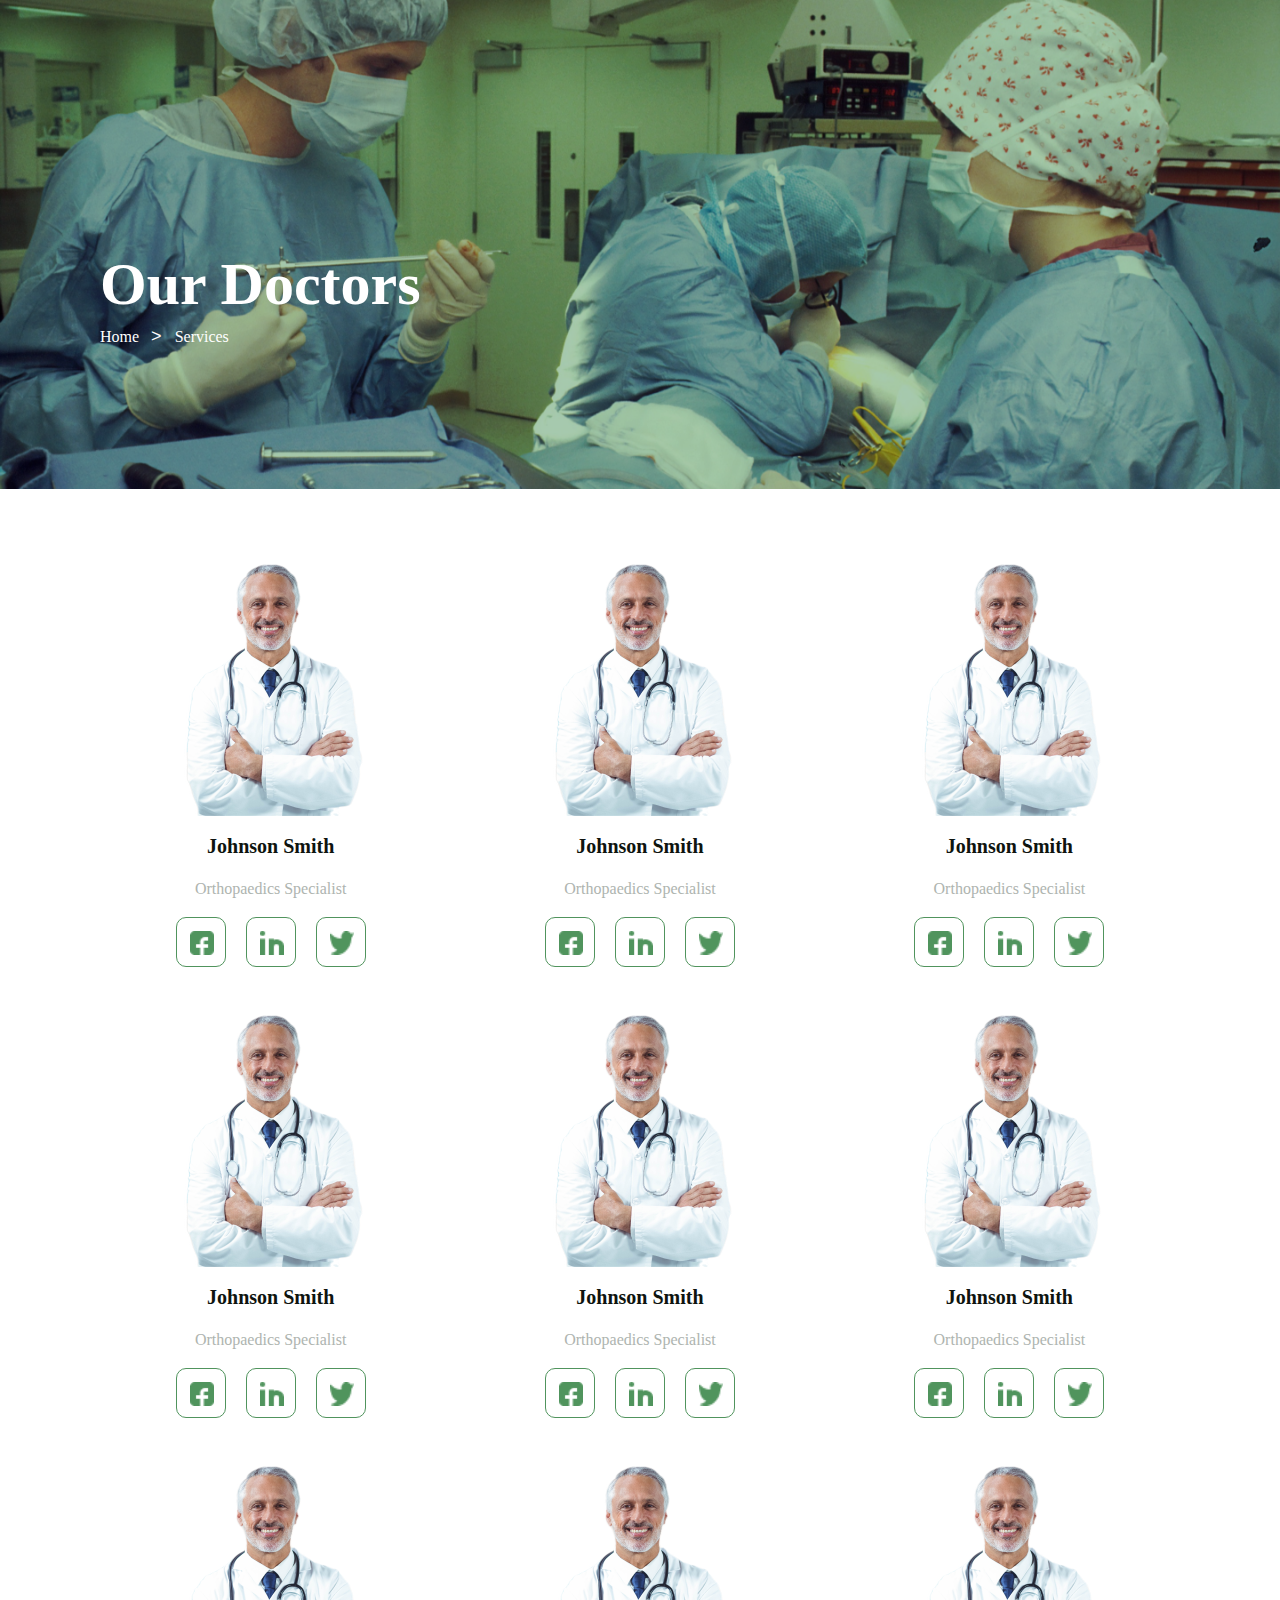
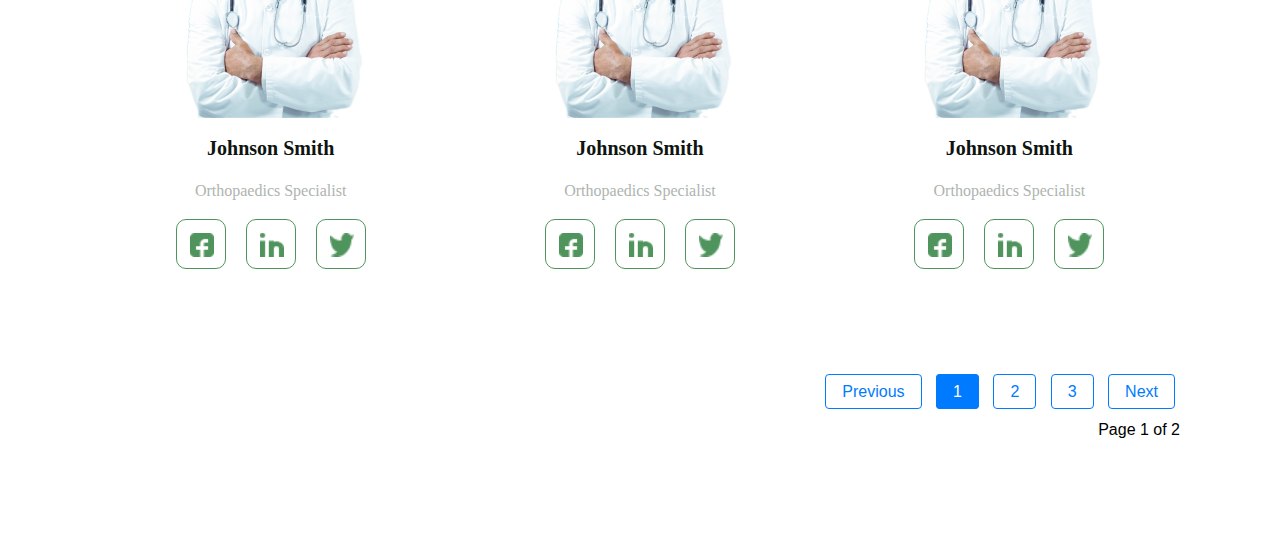
<file: doctors/doctors.html>
<!DOCTYPE html>
<html lang="en">
<head>
    <meta charset="UTF-8">
    <meta name="viewport" content="width=device-width, initial-scale=1.0">
    <title>Document</title>
    <link rel="stylesheet" href="./doctors.css">
    <link rel="stylesheet" href="./doctorresponsive.css">
</head>
<body>
   
    <div class="doctor_head_img">
        <img src="./static/images/doctor_head.png" alt="">
        <div class="doctor_img_text">
            <h2>Our Doctors</h2>
            <ul class="breadcrumb">
              <li><a href="#">Home </a></li>
              <li><a href="#">Services</a></li>
            </ul>
            

        </div>
   </div>
    <div class="doctor_container">
       
        <div id="data-container">
           
            
            <div class="doctor_card-container"> 
                
                <div class="card_doctor">
                    <div class="card_doctor_img">
                      <img src="./static/images/jhanson.png" alt="">  
                    </div>
                    
                    <h4>Johnson Smith</h4>
                    <span>Orthopaedics Specialist</span>
                    <div class="card_doctor_contact">
                        <a href=""><img src="./static/images/fb.png" alt=""></a>
                        <a href=""><img src="./static/images/linkedin.png" alt=""></a>
                        <a href=""><img src="./static/images/twitter.png" alt=""></a>
                    </div>
                </div>
                <div class="card_doctor">
                    <div class="card_doctor_img">
                      <img src="./static/images/jhanson.png" alt="">  
                    </div>
                    
                    <h4>Johnson Smith</h4>
                    <span>Orthopaedics Specialist</span>
                    <div class="card_doctor_contact">
                        <a href=""><img src="./static/images/fb.png" alt=""></a>
                        <a href=""><img src="./static/images/linkedin.png" alt=""></a>
                        <a href=""><img src="./static/images/twitter.png" alt=""></a>
                    </div>
                </div>
                <div class="card_doctor">
                    <div class="card_doctor_img">
                      <img src="./static/images/jhanson.png" alt="">  
                    </div>
                    
                    <h4>Johnson Smith</h4>
                    <span>Orthopaedics Specialist</span>
                    <div class="card_doctor_contact">
                        <a href=""><img src="./static/images/fb.png" alt=""></a>
                        <a href=""><img src="./static/images/linkedin.png" alt=""></a>
                        <a href=""><img src="./static/images/twitter.png" alt=""></a>
                    </div>
                </div>
                <div class="card_doctor">
                    <div class="card_doctor_img">
                      <img src="./static/images/jhanson.png" alt="">  
                    </div>
                    
                    <h4>Johnson Smith</h4>
                    <span>Orthopaedics Specialist</span>
                    <div class="card_doctor_contact">
                        <a href=""><img src="./static/images/fb.png" alt=""></a>
                        <a href=""><img src="./static/images/linkedin.png" alt=""></a>
                        <a href=""><img src="./static/images/twitter.png" alt=""></a>
                    </div>
                </div>
                <div class="card_doctor">
                    <div class="card_doctor_img">
                      <img src="./static/images/jhanson.png" alt="">  
                    </div>
                    
                    <h4>Johnson Smith</h4>
                    <span>Orthopaedics Specialist</span>
                    <div class="card_doctor_contact">
                        <a href=""><img src="./static/images/fb.png" alt=""></a>
                        <a href=""><img src="./static/images/linkedin.png" alt=""></a>
                        <a href=""><img src="./static/images/twitter.png" alt=""></a>
                    </div>
                </div>
                <div class="card_doctor">
                    <div class="card_doctor_img">
                      <img src="./static/images/jhanson.png" alt="">  
                    </div>
                    
                    <h4>Johnson Smith</h4>
                    <span>Orthopaedics Specialist</span>
                    <div class="card_doctor_contact">
                        <a href=""><img src="./static/images/fb.png" alt=""></a>
                        <a href=""><img src="./static/images/linkedin.png" alt=""></a>
                        <a href=""><img src="./static/images/twitter.png" alt=""></a>
                    </div>
                </div>
                <div class="card_doctor">
                    <div class="card_doctor_img">
                      <img src="./static/images/jhanson.png" alt="">  
                    </div>
                    
                    <h4>Johnson Smith</h4>
                    <span>Orthopaedics Specialist</span>
                    <div class="card_doctor_contact">
                        <a href=""><img src="./static/images/fb.png" alt=""></a>
                        <a href=""><img src="./static/images/linkedin.png" alt=""></a>
                        <a href=""><img src="./static/images/twitter.png" alt=""></a>
                    </div>
                </div>
                <div class="card_doctor">
                    <div class="card_doctor_img">
                      <img src="./static/images/jhanson.png" alt="">  
                    </div>
                    
                    <h4>Johnson Smith</h4>
                    <span>Orthopaedics Specialist</span>
                    <div class="card_doctor_contact">
                        <a href=""><img src="./static/images/fb.png" alt=""></a>
                        <a href=""><img src="./static/images/linkedin.png" alt=""></a>
                        <a href=""><img src="./static/images/twitter.png" alt=""></a>
                    </div>
                </div>
                <div class="card_doctor">
                    <div class="card_doctor_img">
                      <img src="./static/images/jhanson.png" alt="">  
                    </div>
                    
                    <h4>Johnson Smith</h4>
                    <span>Orthopaedics Specialist</span>
                    <div class="card_doctor_contact">
                        <a href=""><img src="./static/images/fb.png" alt=""></a>
                        <a href=""><img src="./static/images/linkedin.png" alt=""></a>
                        <a href=""><img src="./static/images/twitter.png" alt=""></a>
                    </div>
                </div>
                <div class="card_doctor">
                    <div class="card_doctor_img">
                      <img src="./static/images/jhanson.png" alt="">  
                    </div>
                    
                    <h4>Johnson Smith</h4>
                    <span>Orthopaedics Specialist</span>
                    <div class="card_doctor_contact">
                        <a href=""><img src="./static/images/fb.png" alt=""></a>
                        <a href=""><img src="./static/images/linkedin.png" alt=""></a>
                        <a href=""><img src="./static/images/twitter.png" alt=""></a>
                    </div>
                </div>

                <div class="card_doctor">
                    <div class="card_doctor_img">
                      <img src="./static/images/jhanson.png" alt="">  
                    </div>
                    
                    <h4>Johnson Smith</h4>
                    <span>Orthopaedics Specialist</span>
                    <div class="card_doctor_contact">
                        <a href=""><img src="./static/images/fb.png" alt=""></a>
                        <a href=""><img src="./static/images/linkedin.png" alt=""></a>
                        <a href=""><img src="./static/images/twitter.png" alt=""></a>
                    </div>
                </div>
                <div class="card_doctor">
                    <div class="card_doctor_img">
                      <img src="./static/images/jhanson.png" alt="">  
                    </div>
                    
                    <h4>Johnson Smith</h4>
                    <span>Orthopaedics Specialist</span>
                    <div class="card_doctor_contact">
                        <a href=""><img src="./static/images/fb.png" alt=""></a>
                        <a href=""><img src="./static/images/linkedin.png" alt=""></a>
                        <a href=""><img src="./static/images/twitter.png" alt=""></a>
                    </div>
                </div>
                <div class="card_doctor">
                    <div class="card_doctor_img">
                      <img src="./static/images/jhanson.png" alt="">  
                    </div>
                    
                    <h4>Johnson Smith</h4>
                    <span>Orthopaedics Specialist</span>
                    <div class="card_doctor_contact">
                        <a href=""><img src="./static/images/fb.png" alt=""></a>
                        <a href=""><img src="./static/images/linkedin.png" alt=""></a>
                        <a href=""><img src="./static/images/twitter.png" alt=""></a>
                    </div>
                </div>
          
           
                <!-- Add more cards as needed -->
            </div> 
        </div> 
    
        <div class="pagination" id="pagination"> 
            <a href="#" id="prev">Previous</a> 
            <a href="#" class="page-link" data-page="1">1</a> 
            <a href="#" class="page-link" data-page="2">2</a> 
            <a href="#" class="page-link" data-page="3">3</a> 
            
            <a href="#" id="next">Next</a> 
            <p id="page-numbers"> </p> 
        </div>
       
        
    </div>
        <script src="./doctors.js"></script>
    
</body>
</html>
</file>
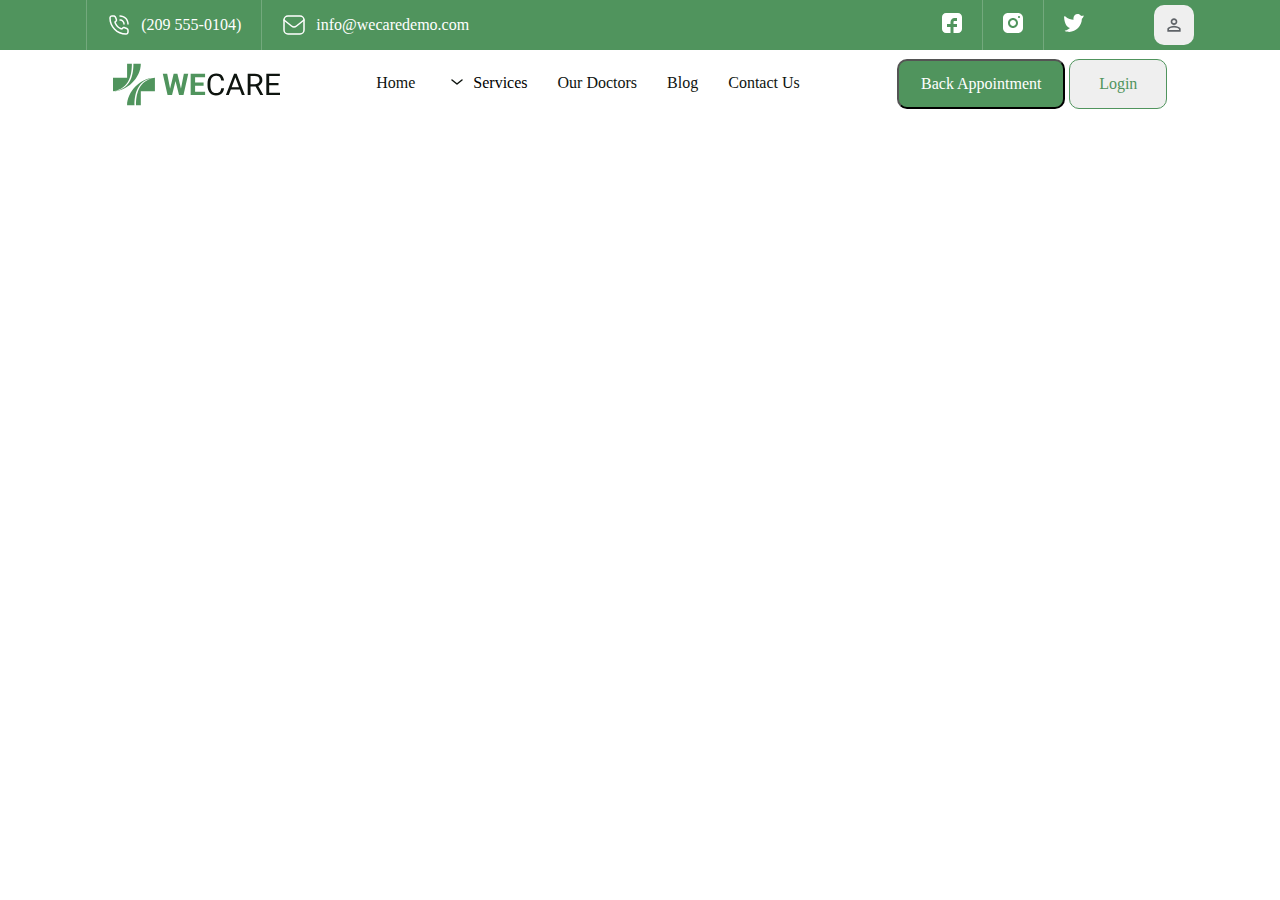
<file: header/header.html>
<!DOCTYPE html>
<html lang="en">
<head>
    <meta charset="UTF-8">
    <meta name="viewport" content="width=device-width, initial-scale=1.0">
    <title>Document</title>
    <link rel="stylesheet" href="./header.css">
    <link rel="stylesheet" href="./headerresponsive.css">
    <link rel="stylesheet" href="https://fonts.googleapis.com/css2?family=Material+Symbols+Outlined:opsz,wght,FILL,GRAD@24,400,0,0" />
</head>
<body>
    <div class="header">
        <div class="container">
           <div class="contacts">
                <div class="others">
                    <div class="rectangle"></div>
                    <div class="number">
                        <svg xmlns="http://www.w3.org/2000/svg" width="24" height="24" viewBox="0 0 24 24" fill="none">
                        <path d="M15 16L14.8529 16.7354C15.1846 16.8018 15.5196 16.6379 15.6708 16.3354L15 16ZM8 9L7.66459 8.32918C7.36208 8.48043 7.19824 8.81544 7.26456 9.14709L8 9ZM8.35402 8.82299L8.68943 9.49381L8.68943 9.49381L8.35402 8.82299ZM9.31654 6.29136L10.0129 6.01281L9.31654 6.29136ZM8.50289 4.25722L7.80653 4.53576L8.50289 4.25722ZM19.7428 15.4971L19.4642 16.1935L19.7428 15.4971ZM17.7086 14.6835L17.9872 13.9871H17.9872L17.7086 14.6835ZM15.177 15.646L15.8478 15.9814V15.9814L15.177 15.646ZM16.25 11C16.25 11.4142 16.5858 11.75 17 11.75C17.4142 11.75 17.75 11.4142 17.75 11L16.25 11ZM16.6955 9.46927L17.3884 9.18225L16.6955 9.46927ZM14.5307 7.30448L14.8177 6.61157L14.5307 7.30448ZM13 6.25C12.5858 6.25 12.25 6.58579 12.25 7C12.25 7.41421 12.5858 7.75 13 7.75V6.25ZM20.25 11C20.25 11.4142 20.5858 11.75 21 11.75C21.4142 11.75 21.75 11.4142 21.75 11H20.25ZM20.391 7.93853L21.0839 7.65152L20.391 7.93853ZM16.0615 3.60896L16.3485 2.91605V2.91605L16.0615 3.60896ZM13 2.25C12.5858 2.25 12.25 2.58579 12.25 3C12.25 3.41421 12.5858 3.75 13 3.75V2.25ZM20.25 17.3541V19H21.75V17.3541H20.25ZM5 3.75H6.64593V2.25H5V3.75ZM15 16C15.1471 15.2646 15.1473 15.2646 15.1475 15.2646C15.1476 15.2647 15.1477 15.2647 15.1479 15.2647C15.1481 15.2648 15.1483 15.2648 15.1484 15.2648C15.1487 15.2649 15.1488 15.2649 15.1488 15.2649C15.1488 15.2649 15.1482 15.2648 15.147 15.2645C15.1447 15.264 15.14 15.2631 15.1331 15.2615C15.1193 15.2585 15.0967 15.2533 15.0659 15.2459C15.0044 15.2309 14.9104 15.2066 14.7898 15.1711C14.5482 15.1 14.2016 14.9847 13.7954 14.8106C12.9796 14.461 11.9439 13.8833 11.0303 12.9697L9.96967 14.0303C11.0561 15.1167 12.2704 15.789 13.2046 16.1894C13.6734 16.3903 14.0768 16.525 14.3665 16.6101C14.5115 16.6528 14.6285 16.6832 14.7114 16.7034C14.7529 16.7135 14.7859 16.721 14.8097 16.7263C14.8217 16.7289 14.8313 16.7309 14.8385 16.7325C14.8421 16.7332 14.8451 16.7339 14.8475 16.7343C14.8487 16.7346 14.8498 16.7348 14.8507 16.735C14.8511 16.7351 14.8515 16.7352 14.8519 16.7352C14.8521 16.7353 14.8523 16.7353 14.8524 16.7353C14.8527 16.7354 14.8529 16.7354 15 16ZM11.0303 12.9697C10.1167 12.0561 9.53901 11.0204 9.18936 10.2046C9.01527 9.79836 8.89996 9.45184 8.8289 9.21025C8.79342 9.08962 8.76912 8.99565 8.75414 8.93406C8.74666 8.90329 8.74151 8.88065 8.73847 8.86687C8.73695 8.85999 8.73595 8.85532 8.73546 8.85296C8.73521 8.85178 8.73509 8.85118 8.73508 8.85117C8.73508 8.85116 8.73511 8.8513 8.73517 8.85159C8.7352 8.85174 8.73524 8.85192 8.73528 8.85214C8.7353 8.85225 8.73534 8.85244 8.73535 8.8525C8.73539 8.8527 8.73544 8.85291 8 9C7.26456 9.14709 7.26461 9.14732 7.26466 9.14756C7.26468 9.14765 7.26473 9.1479 7.26477 9.14809C7.26484 9.14846 7.26492 9.14887 7.26501 9.14932C7.2652 9.15022 7.26541 9.15127 7.26566 9.15247C7.26615 9.15488 7.26677 9.15789 7.26753 9.1615C7.26905 9.16873 7.27111 9.17834 7.27374 9.19026C7.279 9.21408 7.28655 9.2471 7.29664 9.28859C7.31682 9.37154 7.34721 9.48851 7.38985 9.6335C7.47504 9.92316 7.60973 10.3266 7.81064 10.7954C8.21099 11.7296 8.88325 12.9439 9.96967 14.0303L11.0303 12.9697ZM8.33541 9.67082L8.68943 9.49381L8.01861 8.15217L7.66459 8.32918L8.33541 9.67082ZM10.0129 6.01281L9.19925 3.97868L7.80653 4.53576L8.62018 6.5699L10.0129 6.01281ZM20.0213 14.8008L17.9872 13.9871L17.4301 15.3798L19.4642 16.1935L20.0213 14.8008ZM14.5062 15.3106L14.3292 15.6646L15.6708 16.3354L15.8478 15.9814L14.5062 15.3106ZM17.9872 13.9871C16.6592 13.4559 15.1458 14.0313 14.5062 15.3106L15.8478 15.9814C16.1386 15.3999 16.8265 15.1384 17.4301 15.3798L17.9872 13.9871ZM8.68943 9.49381C9.96868 8.85419 10.5441 7.34076 10.0129 6.01281L8.62018 6.5699C8.86163 7.17351 8.60008 7.86143 8.01861 8.15217L8.68943 9.49381ZM6.64593 3.75C7.15706 3.75 7.6167 4.06119 7.80653 4.53576L9.19925 3.97868C8.78162 2.93462 7.77042 2.25 6.64593 2.25V3.75ZM21.75 17.3541C21.75 16.2296 21.0654 15.2184 20.0213 14.8008L19.4642 16.1935C19.9388 16.3833 20.25 16.8429 20.25 17.3541H21.75ZM19 20.25C10.5777 20.25 3.75 13.4223 3.75 5H2.25C2.25 14.2508 9.74923 21.75 19 21.75V20.25ZM19 21.75C20.5188 21.75 21.75 20.5188 21.75 19H20.25C20.25 19.6904 19.6904 20.25 19 20.25V21.75ZM3.75 5C3.75 4.30964 4.30964 3.75 5 3.75V2.25C3.48122 2.25 2.25 3.48122 2.25 5H3.75ZM17.75 11C17.75 10.3762 17.6271 9.75855 17.3884 9.18225L16.0026 9.75628C16.1659 10.1506 16.25 10.5732 16.25 11L17.75 11ZM17.3884 9.18225C17.1497 8.60596 16.7998 8.08232 16.3588 7.64124L15.2981 8.7019C15.5999 9.00369 15.8393 9.36197 16.0026 9.75628L17.3884 9.18225ZM16.3588 7.64124C15.9177 7.20016 15.394 6.85028 14.8177 6.61157L14.2437 7.99739C14.638 8.16072 14.9963 8.40011 15.2981 8.7019L16.3588 7.64124ZM14.8177 6.61157C14.2415 6.37286 13.6238 6.25 13 6.25V7.75C13.4268 7.75 13.8494 7.83406 14.2437 7.99739L14.8177 6.61157ZM21.75 11C21.75 9.85093 21.5237 8.71312 21.0839 7.65152L19.6981 8.22554C20.0625 9.10516 20.25 10.0479 20.25 11H21.75ZM21.0839 7.65152C20.6442 6.58992 19.9997 5.62533 19.1872 4.81282L18.1265 5.87348C18.7997 6.5467 19.3338 7.34593 19.6981 8.22554L21.0839 7.65152ZM19.1872 4.81282C18.3747 4.0003 17.4101 3.35578 16.3485 2.91605L15.7745 4.30187C16.6541 4.66622 17.4533 5.20025 18.1265 5.87348L19.1872 4.81282ZM16.3485 2.91605C15.2869 2.47633 14.1491 2.25 13 2.25V3.75C13.9521 3.75 14.8948 3.93753 15.7745 4.30187L16.3485 2.91605Z" fill="white"/>
                       </svg>
                        <span href="">(209 555-0104)</span> 
                    </div>
                   
                    <div class="rectangle"></div>
                    <div class="email">
                        <svg xmlns="http://www.w3.org/2000/svg" width="24" height="24" viewBox="0 0 24 24" fill="none">
                            <rect x="2" y="3" width="20" height="18" rx="4" stroke="white" stroke-width="1.5"/>
                            <path d="M2 7L9.50122 13.001C10.9621 14.1697 13.0379 14.1697 14.4988 13.001L22 7" stroke="white" stroke-width="1.5" stroke-linecap="round" stroke-linejoin="round"/>
                          </svg>
                        <span href="">info@wecaredemo.com</span> 
                    </div>
                   
             
                </div>
                <div  class="contacts_part2" >
                    <div class="sosials">
                            <a href="">
                        <svg width="20" height="20" viewBox="0 0 20 20" fill="none" xmlns="http://www.w3.org/2000/svg">
                            <g id="fb">
                            <g id="Vector">
                            <path d="M16 0H4C1.79086 0 0 1.79086 0 4V16C0 18.2091 1.79086 20 4 20H8.5V14H5V11H8.5V9C8.5 6.79086 10.2909 5 12.5 5H15V8H12.5C11.9477 8 11.5 8.44772 11.5 9V11H15V14H11.5V20H16C18.2091 20 20 18.2091 20 16V4C20 1.79086 18.2091 0 16 0Z" fill="white"/>
                            </g>
                            </g>
                            </svg></a>
                    <div class="rectangle"></div>
                    <a href="">
                        <svg width="20" height="20" viewBox="0 0 20 20" fill="none" xmlns="http://www.w3.org/2000/svg">
                            <g id="instagram">
                            <path id="Combo Shape" fill-rule="evenodd" clip-rule="evenodd" d="M5 0C2.23858 0 0 2.23858 0 5V15C0 17.7614 2.23858 20 5 20H15C17.7614 20 20 17.7614 20 15V5C20 2.23858 17.7614 0 15 0H5ZM16 5C16.5523 5 17 4.55228 17 4C17 3.44772 16.5523 3 16 3C15.4477 3 15 3.44772 15 4C15 4.55228 15.4477 5 16 5ZM15 10C15 12.7614 12.7614 15 10 15C7.23858 15 5 12.7614 5 10C5 7.23858 7.23858 5 10 5C12.7614 5 15 7.23858 15 10ZM10 13C11.6569 13 13 11.6569 13 10C13 8.34315 11.6569 7 10 7C8.34315 7 7 8.34315 7 10C7 11.6569 8.34315 13 10 13Z" fill="white"/>
                            </g>
                            </svg>
                    </a>
                    <div class="rectangle"></div>
                    <a href="">
                        <svg width="18" height="16" viewBox="0 0 18 16" fill="none" xmlns="http://www.w3.org/2000/svg">
                            <g id="twitter">
                            <path id="Vector" d="M12.2861 0C10.1822 0 8.47671 1.79086 8.47671 4C8.47671 4.33382 8.51565 4.65809 8.58903 4.96808C6.56611 4.96808 3.51914 4.55908 0.974438 2.00961C0.636055 1.67059 0.0120846 1.89726 0.035556 2.37567C0.412681 10.0627 3.70477 12.3049 5.4001 12.4444C4.30535 13.5257 2.7151 14.3791 1.11489 14.7622C0.692564 14.8633 0.588236 15.3256 1.0012 15.4599C2.14623 15.8323 3.78516 15.9758 4.66735 16C10.9082 16 15.9806 10.7471 16.0935 4.22229C16.9129 3.68945 17.4377 2.5325 17.7326 1.71291C17.8044 1.5133 17.4773 1.28073 17.2815 1.36226C16.6694 1.61708 15.8923 1.67749 15.2304 1.46181C14.5318 0.569266 13.4722 0 12.2861 0Z" fill="white"/>
                            </g>
                            </svg>
                    </a>
                    </div>
                    <div class="profile">
                       <button>
                        <svg xmlns="http://www.w3.org/2000/svg" height="24px" viewBox="0 -960 960 960" width="24px" fill="#5f6368"><path d="M480-480q-66 0-113-47t-47-113q0-66 47-113t113-47q66 0 113 47t47 113q0 66-47 113t-113 47ZM160-160v-112q0-34 17.5-62.5T224-378q62-31 126-46.5T480-440q66 0 130 15.5T736-378q29 15 46.5 43.5T800-272v112H160Zm80-80h480v-32q0-11-5.5-20T700-306q-54-27-109-40.5T480-360q-56 0-111 13.5T260-306q-9 5-14.5 14t-5.5 20v32Zm240-320q33 0 56.5-23.5T560-640q0-33-23.5-56.5T480-720q-33 0-56.5 23.5T400-640q0 33 23.5 56.5T480-560Zm0-80Zm0 400Z"/></svg>
                       </button>
                    </div>
                
                </div>
            </div> 
        </div>
        <div class="container2">
           <div class="navbar_main">
             
                
                <div class="navbar"> 

                <div class="navbar_logos">
                  
                    <div class="union">
                        <svg width="42" height="43" viewBox="0 0 42 43" fill="none" xmlns="http://www.w3.org/2000/svg">
                        <path id="Union" fill-rule="evenodd" clip-rule="evenodd" d="M20.4232 0.684326H27.8194C27.8194 14.6811 14.0908 28.319 0.000488281 28.319C0.260011 28.319 0.519965 28.3125 0.779488 28.3035C18.4436 26.1729 20.4232 10.5127 20.4232 0.684326ZM14.0909 42.3154H21.4862C21.4862 32.4871 23.4663 16.8269 41.1304 14.6963C41.3895 14.6872 41.6499 14.6812 41.9098 14.6812C27.8195 14.6812 14.0909 28.3191 14.0909 42.3154ZM23.036 42.3154H27.8196V28.3191H41.9099V14.7982C24.9574 17.2855 23.036 32.6317 23.036 42.3154ZM0.000488281 14.6811V28.2011C16.9529 25.7143 18.8744 10.3685 18.8744 0.684326H14.0908V14.6811H0.000488281Z" fill="#50945D"/>
                    </svg>
                    </div>
                    <div class="group_56">
                        <svg width="118" height="23" viewBox="0 0 118 23" fill="none" xmlns="http://www.w3.org/2000/svg">
                        <g id="Group 56">
                        <g id="WECARE">
                        <path d="M59.2371 15.3219H62.0733C61.9256 16.6734 61.5366 17.8828 60.9064 18.9502C60.2761 20.0177 59.3849 20.8648 58.2326 21.4915C57.0804 22.1085 55.6426 22.4169 53.9192 22.4169C52.6587 22.4169 51.5114 22.1819 50.4774 21.7119C49.4532 21.2418 48.5718 20.5759 47.8332 19.7141C47.0946 18.8425 46.5235 17.7996 46.1197 16.5852C45.7258 15.3611 45.5288 13.9999 45.5288 12.5016V10.3716C45.5288 8.87327 45.7258 7.51695 46.1197 6.30262C46.5235 5.0785 47.0996 4.03065 47.848 3.15908C48.6063 2.2875 49.5172 1.61668 50.5808 1.14662C51.6444 0.67656 52.8409 0.441528 54.1704 0.441528C55.7953 0.441528 57.1691 0.74511 58.2917 1.35227C59.4144 1.95944 60.2859 2.80163 60.9064 3.87886C61.5366 4.94629 61.9256 6.1851 62.0733 7.59529H59.2371C59.0993 6.59641 58.8432 5.73952 58.469 5.02464C58.0948 4.29996 57.563 3.74176 56.8736 3.35004C56.1843 2.95832 55.2832 2.76246 54.1704 2.76246C53.2151 2.76246 52.3731 2.94363 51.6444 3.30597C50.9255 3.66831 50.3198 4.18244 49.8274 4.84836C49.3449 5.51429 48.9805 6.31241 48.7343 7.24274C48.4881 8.17308 48.365 9.20623 48.365 10.3422V12.5016C48.365 13.5494 48.4733 14.5336 48.69 15.4541C48.9165 16.3747 49.2563 17.1826 49.7093 17.8779C50.1623 18.5732 50.7384 19.1216 51.4376 19.5231C52.1368 19.9148 52.964 20.1107 53.9192 20.1107C55.1305 20.1107 56.0956 19.9197 56.8145 19.5378C57.5334 19.1559 58.0751 18.6075 58.4395 17.8926C58.8137 17.1777 59.0796 16.3208 59.2371 15.3219Z" fill="#0E140F"/>
                        <path d="M73.9204 2.63026L66.8003 22.1232H63.8903L72.0887 0.735317H73.9647L73.9204 2.63026ZM79.8882 22.1232L72.7534 2.63026L72.7091 0.735317H74.5851L82.8131 22.1232H79.8882ZM79.519 14.2055V16.5265H67.4355V14.2055H79.519Z" fill="#0E140F"/>
                        <path d="M85.6936 0.735317H92.8137C94.4287 0.735317 95.7927 0.980142 96.9055 1.46979C98.0281 1.95944 98.88 2.68412 99.461 3.64383C100.052 4.59375 100.347 5.76401 100.347 7.15461C100.347 8.1339 100.145 9.02996 99.7417 9.84278C99.3478 10.6458 98.7766 11.3313 98.0281 11.8993C97.2895 12.4575 96.4032 12.8737 95.3692 13.1479L94.5715 13.4564H87.8798L87.8503 11.1501H92.9023C93.9265 11.1501 94.7783 10.9739 95.4578 10.6213C96.1373 10.259 96.6494 9.77423 96.9941 9.16706C97.3388 8.5599 97.5111 7.88908 97.5111 7.15461C97.5111 6.332 97.3486 5.61222 97.0236 4.99526C96.6987 4.3783 96.1866 3.90334 95.4874 3.57038C94.798 3.22763 93.9068 3.05625 92.8137 3.05625H88.5446V22.1232H85.6936V0.735317ZM98.2645 22.1232L93.0352 12.4281L96.0044 12.4134L101.308 21.9469V22.1232H98.2645Z" fill="#0E140F"/>
                        <path d="M118 19.8169V22.1232H106.611V19.8169H118ZM107.187 0.735317V22.1232H104.336V0.735317H107.187ZM116.493 9.93091V12.2372H106.611V9.93091H116.493ZM117.852 0.735317V3.05625H106.611V0.735317H117.852Z" fill="#0E140F"/>
                        </g>
                        <g id="WECARE_2">
                        <path d="M7.37293 18.7299L11.6568 0.735352H14.0498L14.5964 3.732L10.0319 22.1232H7.46157L7.37293 18.7299ZM5.17192 0.735352L8.71718 18.7299L8.42174 22.1232H5.55599L0.784668 0.735352H5.17192ZM18.3632 18.6565L21.8642 0.735352H26.2514L21.4949 22.1232H18.6291L18.3632 18.6565ZM15.3941 0.735352L19.7075 18.8034L19.5893 22.1232H17.019L12.4249 3.71731L13.0158 0.735352H15.3941Z" fill="#50945D"/>
                        <path d="M43.0914 18.6859V22.1232H31.6432V18.6859H43.0914ZM33.0908 0.735352V22.1232H28.6592V0.735352H33.0908ZM41.5994 9.4462V12.7954H31.6432V9.4462H41.5994ZM43.0766 0.735352V4.18737H31.6432V0.735352H43.0766Z" fill="#50945D"/>
                        </g>
                        </g>
                    </svg>
                    </div>
                    
                </div>
                <div class="navbar_menu">
                    <ul id="nav">
                        <li><a href="#">Home</a></li>
                        <li><svg width="24" height="24" viewBox="0 0 24 24" fill="none" xmlns="http://www.w3.org/2000/svg">
                                    <g id="Huge-icon/arrows/outline/direction-down 01">
                                    <path id="Vector 175" d="M7 10L12 14L17 10" stroke="#0E140F" stroke-width="1.5" stroke-linecap="round" stroke-linejoin="round"/>
                                    </g>
                                    </svg>
                            <div class="dropdown">
                                
                            <span>Services</span>
                            <div class="dropdown-content">
                                <div><a href="">1</a></div>
                                <div><a href="">1</a></div>
                                <div><a href="">1</a></div>
                           
                            </div>
                          </div></li>
                        <li><a href="#">Our Doctors</a></li>
                        <li><a href="#">Blog</a></li>
                        <li><a href="#">Contact Us</a></li>
                      </ul>
                </div>

                <div class="navbar_buttons">
                    <button class="appointment_btn">Back Appointment</button>
                    <button class="login_btn">Login</button>
                   
              
                  

                </div>
               
              

                
                
                </div>

            </div>  
        </div>
        <div class="menu_icon_box">
            <div class="line1"></div>
            <div class="line2"></div>
            <div class="line3"></div>

        </div>
        
        <div class="box">
        <nav>
            <ul>
                <li><a href="">Home</a></li>
                <li><svg width="24" height="24" viewBox="0 0 24 24" fill="none" xmlns="http://www.w3.org/2000/svg">
                    <g id="Huge-icon/arrows/outline/direction-down 01">
                    <path id="Vector 175" d="M7 10L12 14L17 10" stroke="#0E140F" stroke-width="1.5" stroke-linecap="round" stroke-linejoin="round"/>
                    </g>
                    </svg>
            <div class="dropdown">
                
            <span>Services</span>
            <div class="dropdown-content">
                <div><a href="">1</a></div>
                <div><a href="">1</a></div>
                <div><a href="">1</a></div>
           
            </div>
          </div></li>
                <li><a href="">OurDoctors  </a></li>
                <li><a href="">About Us</a></li>
                <li><a href="">Contact Us</a></li>
            </ul>
        </nav>
        </div>
       
            
           
        
    </div>
    <script src="./header.js"></script>
</body>
</html>
</file>
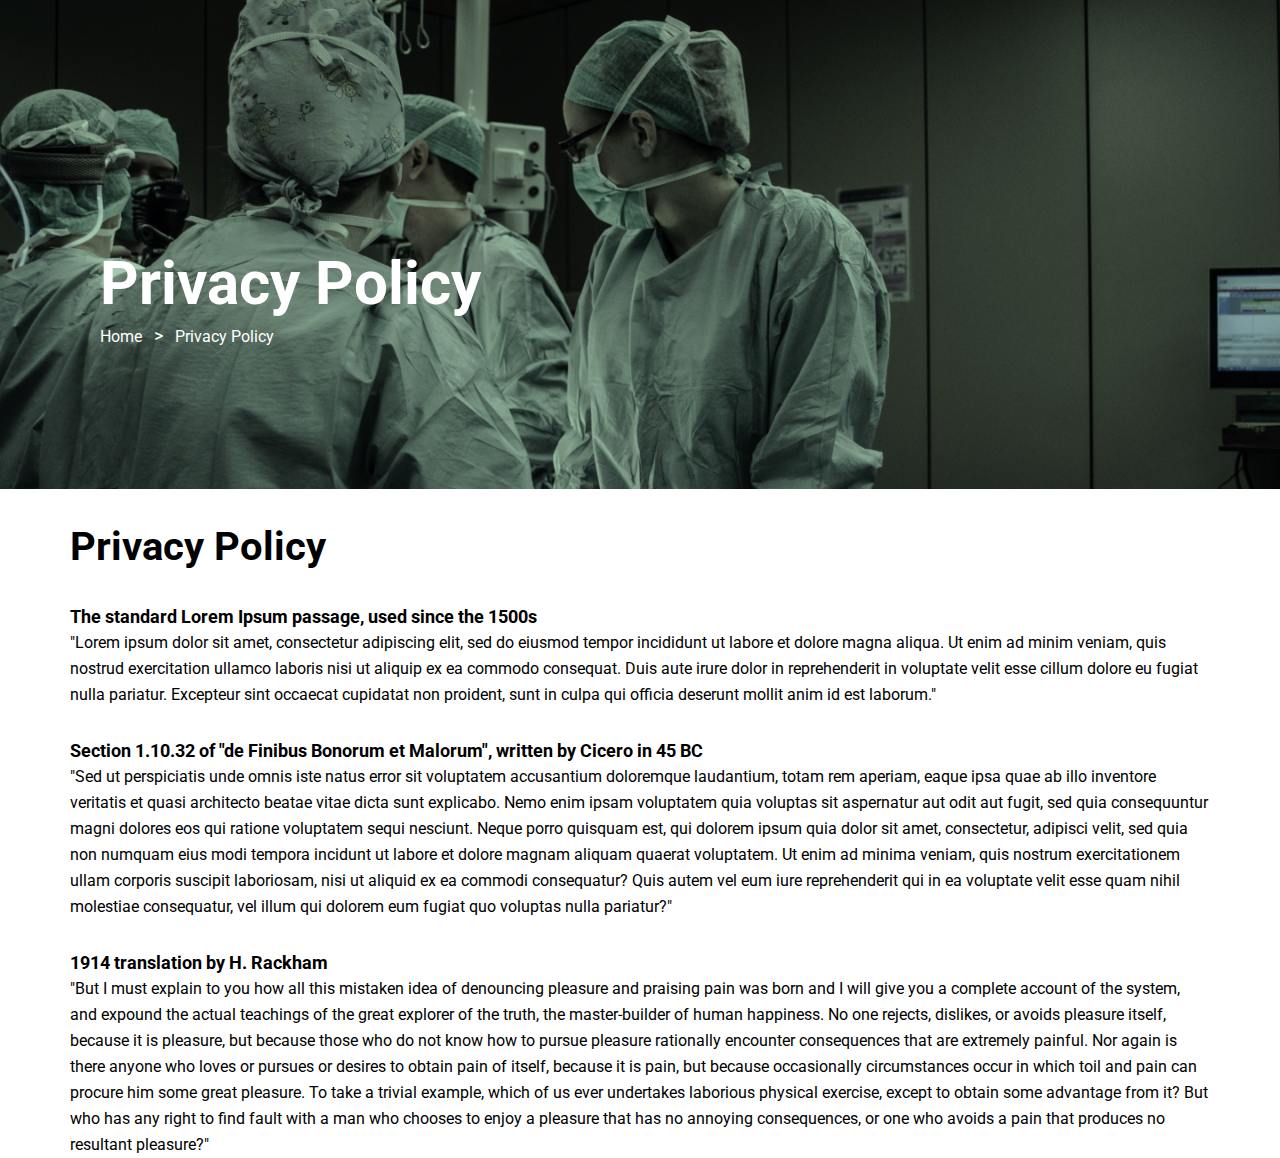
<file: Privacy Policy/privacypolicy.html>
<!DOCTYPE html>
<html lang="en">
  <head>
    <meta charset="UTF-8" />
    <meta name="viewport" content="width=device-width, initial-scale=1.0" />
    <title>Privacy Policy</title>
    <link rel="stylesheet" href="privacypolicy.css" />
    <link rel="preconnect" href="https://fonts.googleapis.com" />
    <link rel="preconnect" href="https://fonts.gstatic.com" crossorigin />
    <link
      href="https://fonts.googleapis.com/css2?family=Roboto:ital,wght@0,100;0,300;0,400;0,500;0,700;0,900;1,100;1,300;1,400;1,500;1,700;1,900&display=swap"
      rel="stylesheet"
    />
    <link
      rel="stylesheet"
      href="https://cdnjs.cloudflare.com/ajax/libs/font-awesome/6.0.0-beta3/css/all.min.css"
    />
    <link rel="stylesheet" href="./privacyresponsive.css">
  </head>
  <body>
    <main>
      <div class="privacy_head_img">
        <img src="./static/images/privacy_head.png" alt="">
        <div class="privacy_img_text">
            <h2>Privacy Policy</h2>
            <ul class="breadcrumb">
              <li><a href="#">Home </a></li>
              <li><a href="#">Privacy Policy</a></li>
            </ul>
            

        </div>
     </div>
      <div class="privacypolicy_main">
        <section class="section_privacypolicy">
          <div class="section_privacypolicy_content">
            <h2>Privacy Policy</h2>
            <h3>The standard Lorem Ipsum passage, used since the 1500s</h3>
            <p>
              "Lorem ipsum dolor sit amet, consectetur adipiscing elit, sed do
              eiusmod tempor incididunt ut labore et dolore magna aliqua. Ut
              enim ad minim veniam, quis nostrud exercitation ullamco laboris
              nisi ut aliquip ex ea commodo consequat. Duis aute irure dolor in
              reprehenderit in voluptate velit esse cillum dolore eu fugiat
              nulla pariatur. Excepteur sint occaecat cupidatat non proident,
              sunt in culpa qui officia deserunt mollit anim id est laborum."
            </p>
            <h3>
              Section 1.10.32 of "de Finibus Bonorum et Malorum", written by
              Cicero in 45 BC
            </h3>
            <p>
              "Sed ut perspiciatis unde omnis iste natus error sit voluptatem
              accusantium doloremque laudantium, totam rem aperiam, eaque ipsa
              quae ab illo inventore veritatis et quasi architecto beatae vitae
              dicta sunt explicabo. Nemo enim ipsam voluptatem quia voluptas sit
              aspernatur aut odit aut fugit, sed quia consequuntur magni dolores
              eos qui ratione voluptatem sequi nesciunt. Neque porro quisquam
              est, qui dolorem ipsum quia dolor sit amet, consectetur, adipisci
              velit, sed quia non numquam eius modi tempora incidunt ut labore
              et dolore magnam aliquam quaerat voluptatem. Ut enim ad minima
              veniam, quis nostrum exercitationem ullam corporis suscipit
              laboriosam, nisi ut aliquid ex ea commodi consequatur? Quis autem
              vel eum iure reprehenderit qui in ea voluptate velit esse quam
              nihil molestiae consequatur, vel illum qui dolorem eum fugiat quo
              voluptas nulla pariatur?"
            </p>
            <h3>1914 translation by H. Rackham</h3>
            <p>
              "But I must explain to you how all this mistaken idea of
              denouncing pleasure and praising pain was born and I will give you
              a complete account of the system, and expound the actual teachings
              of the great explorer of the truth, the master-builder of human
              happiness. No one rejects, dislikes, or avoids pleasure itself,
              because it is pleasure, but because those who do not know how to
              pursue pleasure rationally encounter consequences that are
              extremely painful. Nor again is there anyone who loves or pursues
              or desires to obtain pain of itself, because it is pain, but
              because occasionally circumstances occur in which toil and pain
              can procure him some great pleasure. To take a trivial example,
              which of us ever undertakes laborious physical exercise, except to
              obtain some advantage from it? But who has any right to find fault
              with a man who chooses to enjoy a pleasure that has no annoying
              consequences, or one who avoids a pain that produces no resultant
              pleasure?"
            </p>
          </div>
        </section>
      </div>
    </main>
  </body>
</html>
</file>
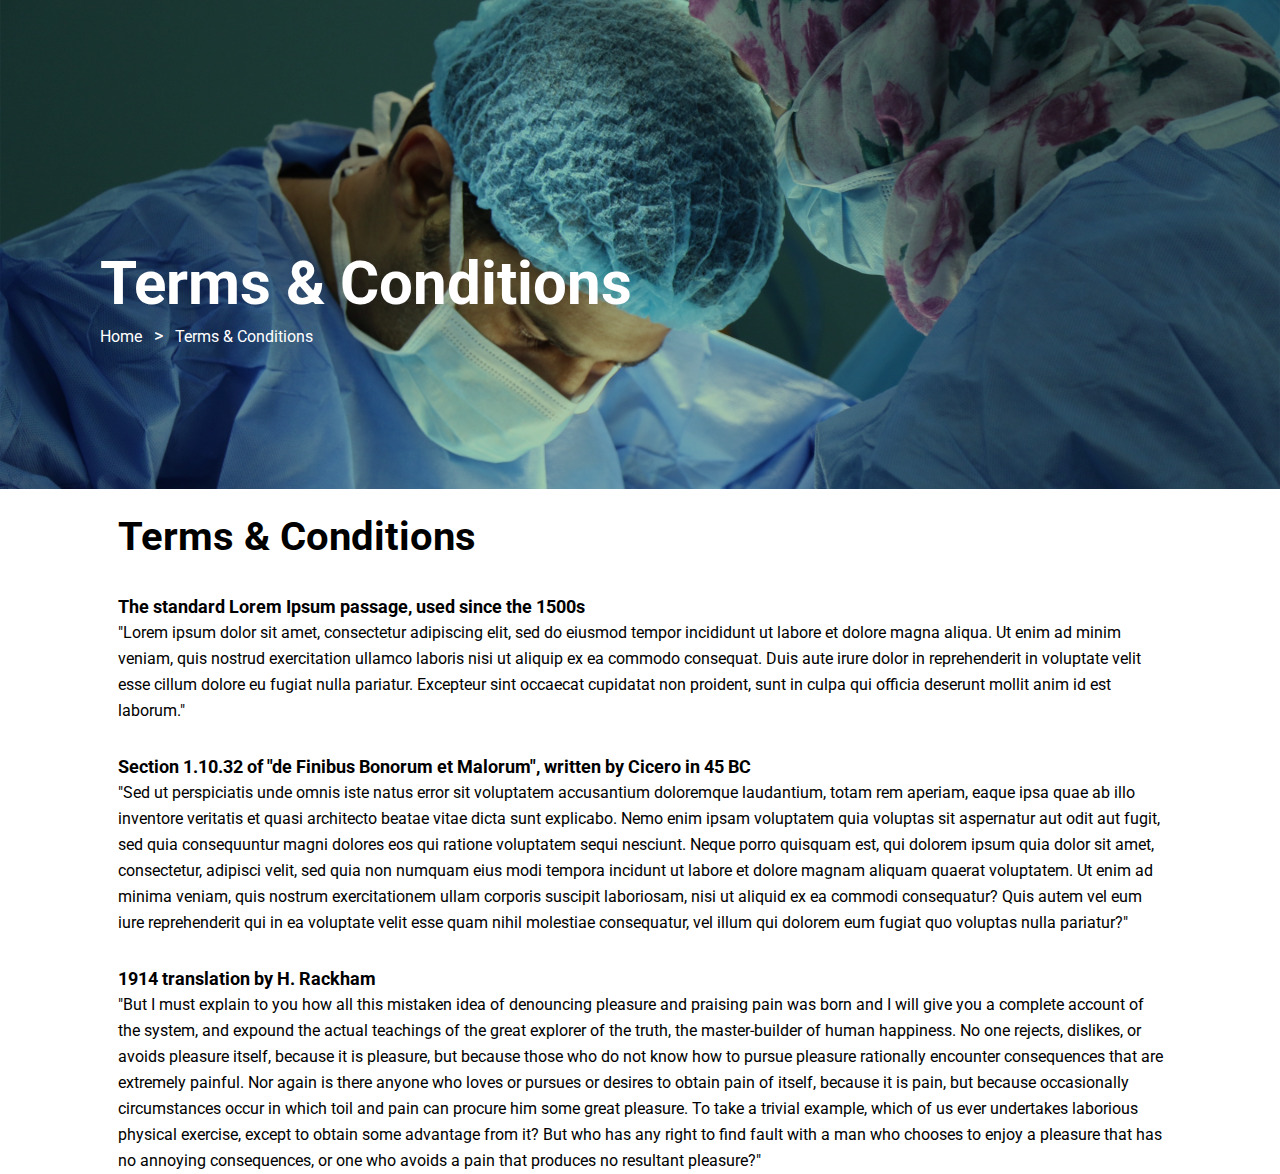
<file: Terms-Conditions-main/TermsConditions.html>
<!DOCTYPE html>
<html lang="en">
  <head>
    <meta charset="UTF-8" />
    <meta name="viewport" content="width=device-width, initial-scale=1.0" />
    <title>Terms & Conditions</title>
    <link rel="stylesheet" href="TermsConditions.css" />
    <link rel="preconnect" href="https://fonts.googleapis.com" />
    <link rel="preconnect" href="https://fonts.gstatic.com" crossorigin />
    <link
      href="https://fonts.googleapis.com/css2?family=Roboto:ital,wght@0,100;0,300;0,400;0,500;0,700;0,900;1,100;1,300;1,400;1,500;1,700;1,900&display=swap"
      rel="stylesheet"
    />
    <link
      rel="stylesheet"
      href="https://cdnjs.cloudflare.com/ajax/libs/font-awesome/6.0.0-beta3/css/all.min.css"
    />
    <link rel="stylesheet" href="./termsresponsive.css">
  </head>
  <body>
    
      <div class="terms_head_img">
        <img src="./static/images/TermsConditions.svg" alt="">
        <div class="terms_img_text">
            <h2>Terms & Conditions</h2>
            <ul class="breadcrumb">
              <li><a href="#">Home </a></li>
              <li><a href="#">Terms & Conditions</a></li>
            </ul>
            

        </div>
     </div>
      <div class="termsconditions_main">
        <section class="section_termsconditions">
        
          <div class="section_termsconditions_content">
            <h2>Terms & Conditions</h2>
            <h3>The standard Lorem Ipsum passage, used since the 1500s</h3>
            <p>
              "Lorem ipsum dolor sit amet, consectetur adipiscing elit, sed do
              eiusmod tempor incididunt ut labore et dolore magna aliqua. Ut
              enim ad minim veniam, quis nostrud exercitation ullamco laboris
              nisi ut aliquip ex ea commodo consequat. Duis aute irure dolor in
              reprehenderit in voluptate velit esse cillum dolore eu fugiat
              nulla pariatur. Excepteur sint occaecat cupidatat non proident,
              sunt in culpa qui officia deserunt mollit anim id est laborum."
            </p>
            <h3>
              Section 1.10.32 of "de Finibus Bonorum et Malorum", written by
              Cicero in 45 BC
            </h3>
            <p>
              "Sed ut perspiciatis unde omnis iste natus error sit voluptatem
              accusantium doloremque laudantium, totam rem aperiam, eaque ipsa
              quae ab illo inventore veritatis et quasi architecto beatae vitae
              dicta sunt explicabo. Nemo enim ipsam voluptatem quia voluptas sit
              aspernatur aut odit aut fugit, sed quia consequuntur magni dolores
              eos qui ratione voluptatem sequi nesciunt. Neque porro quisquam
              est, qui dolorem ipsum quia dolor sit amet, consectetur, adipisci
              velit, sed quia non numquam eius modi tempora incidunt ut labore
              et dolore magnam aliquam quaerat voluptatem. Ut enim ad minima
              veniam, quis nostrum exercitationem ullam corporis suscipit
              laboriosam, nisi ut aliquid ex ea commodi consequatur? Quis autem
              vel eum iure reprehenderit qui in ea voluptate velit esse quam
              nihil molestiae consequatur, vel illum qui dolorem eum fugiat quo
              voluptas nulla pariatur?"
            </p>
            <h3>1914 translation by H. Rackham</h3>
            <p>
              "But I must explain to you how all this mistaken idea of
              denouncing pleasure and praising pain was born and I will give you
              a complete account of the system, and expound the actual teachings
              of the great explorer of the truth, the master-builder of human
              happiness. No one rejects, dislikes, or avoids pleasure itself,
              because it is pleasure, but because those who do not know how to
              pursue pleasure rationally encounter consequences that are
              extremely painful. Nor again is there anyone who loves or pursues
              or desires to obtain pain of itself, because it is pain, but
              because occasionally circumstances occur in which toil and pain
              can procure him some great pleasure. To take a trivial example,
              which of us ever undertakes laborious physical exercise, except to
              obtain some advantage from it? But who has any right to find fault
              with a man who chooses to enjoy a pleasure that has no annoying
              consequences, or one who avoids a pain that produces no resultant
              pleasure?"
            </p>
          </div>
        </section>
      </div>
   
  </body>
</html>
</file>
<file: doctorDetail/doctordetail.css>
*{
	margin: 0;
	padding: 0;
	box-sizing: border-box;
	text-decoration: none;
	list-style: none;
}

.doctor_detail_container  { 
	width: 1440px;
    max-width: 100%;

  
} 

.doctor_head_img{

    position: relative;
    width: 1440px;
    max-width: 100%;
    height: 550px;

}
.doctor_head_img img{
    width: 100%;
}
  
  /* Display list items side by side */
  .breadcrumb li {
    display: inline;
    font-size: 18px;
  }
  
  /* Add a slash symbol (/) before/behind each list item */
  .breadcrumb li+li:before {
    padding: 8px;
    color: var(--White-500, #FFF);
    content: ">\00a0";
  }
  
  /* Add a color to all links inside the list */
  .breadcrumb li a {
color: var(--White-500, #FFF);

/* Body-1 Regular */
font-family: Roboto;
font-size: 16px;
font-style: normal;
font-weight: 400;
line-height: 26px; /* 162.5% */

    /* Body-1 Regular */
    font-family: Roboto;
    font-size: 16px;
    font-style: normal;
    font-weight: 400;
    line-height: 26px; /* 162.5% */
  }
  
  /* Add a color on mouse-over */
  .breadcrumb li a:hover {
    color: #01447e;
    text-decoration: underline;
  }

  .doctor_img_text{
    position: absolute;
    bottom: 100px;
    left: 100px;
    z-index: 10;
  }
  .doctor_head_img h2{
    color: var(--White-500, #FFF);

/* Header-2 Bold */
font-family: Roboto;
font-size: 60px;
font-style: normal;
font-weight: 700;
line-height: 80px; /* 133.333% */

  }
  
 
  .doctor_card_detail_data{
    display: flex;
    flex-direction: column;
  
    gap: 20px;
  }
  .service_card_detail_img img{
    width: 100%;
  }
  .doctor_card_detail_data{
    width: 750px;
  }
  .doctor_card_detail_data h1{
    align-self: stretch;
    
    color: var(--Dark-500, #0E140F);

/* Header-4 Bold */
font-family: Roboto;
font-size: 30px;
font-style: normal;
font-weight: 700;
line-height: normal;
margin-right: 150px;
    
  }
  .doctor_card_detail_data p{
    
    color: var(--Dark-500, #0E140F);
    text-align: justify;

/* Body-1 Regular */
font-family: Roboto;
font-size: 16px;
font-style: normal;
font-weight: 400;
line-height: 26px; /* 162.5% */

  }
  .detail_property_part1{
    width: 5px;
height: 190px;
flex-shrink: 0;
background: var(--Primary-500, #50945D);

  }
  .detail_property_part2_child{
    display: flex;
    align-items: center;
    gap: 10px;
    
  }
  .detail_property_part2_child p{
   
    color: var(--Dark-500, #0E140F);

/* Body-1 Regular */
font-family: Roboto;
font-size: 16px;
font-style: normal;
font-weight: 400;
line-height: 26px; /* 162.5% */
  }

  .detail_property_part2{
    display: flex;
width: 471px;
flex-direction: column;
align-items: flex-start;
gap: 20px;
  }

  .detail_property{
    display: flex;
    align-items: center;
    gap: 20px;
  }
 
  .doctor_card_detail{
    display: flex;
    gap: 20px;
    justify-content: center;
    margin: 0 auto;
   
  }
.doctor_card_detail_part1{
  padding-left: 40px;
  display: flex;
  flex-direction: column;
  gap: 30px;
  width: 350px;
  
}



.get_some_advice{
  width: 340px;
height: 448px;
flex-shrink: 0;
border-radius: 20px;
background: var(--primary-primary-5, rgba(80, 148, 93, 0.05));
}
.get_some_advice_form{
  display: flex;
  flex-direction: column;
  gap:20px
}
.get_some_advice_form h1{
  color: var(--Dark-500, #0E140F);

/* Header-6 Bold */
font-family: Roboto;
font-size: 20px;
font-style: normal;
font-weight: 700;
line-height: 30px; /* 150% */

}
.get_some_advice_form label{
  width: 300px;
  color: var(--Dark-500, #0E140F);

/* Caption Regular */
font-family: Roboto;
font-size: 12px;
font-style: normal;
font-weight: 400;
line-height: 20px; /* 166.667% */

}
.get_some_advice_form input{
  display: flex;
width: 300px;
height: 56px;
padding: 16px 16px 14px 16px;
justify-content: center;
align-items: center;
flex-shrink: 0;
border-radius: 10px;
border: 1px solid var(--gray-gray-20, rgba(174, 180, 175, 0.20));


}
.get_some_advice_form select{
  



flex-shrink: 0;
display: flex;
width: 300px;
height: 56px;
padding: 16px 16px 14px 16px;
justify-content: center;
align-items: center;
flex-shrink: 0;
border-radius: 10px;
border: 1px solid var(--gray-gray-20, rgba(174, 180, 175, 0.20));

}
.get_some_advice_form button{
  display: flex;
width: 300px;
height: 56px;
padding: 20px;
justify-content: center;
align-items: center;
gap: 10px;
flex-shrink: 0;
border-radius: 10px;
background: var(--Primary-500, #50945D);
color: var(--White-500, #FFF);

/* Body-1 Regular */
font-family: Roboto;
font-size: 16px;
font-style: normal;
font-weight: 400;
line-height: 26px; /* 162.5% */
border: 0;

}
.card_doctor_detail_head {
  display: flex;
  flex-direction: column;
  align-items: center;
  gap: 10px;
}
   
.card_doctor_detail{

   height: 431px;
   
   display: flex;
   flex-direction: column;
   gap: 15px;
   align-items: flex-start;
   margin-bottom: 100px;
 }
 .card_doctor_detail_img{
   margin-top: 10px;
   width: 186px;
 height: 256px;
 
 }
 .card_doctor_detail h4  {
   color: var(--Dark-500, #0E140F);
 text-align: center;
 
 /* Header-6 Bold */
 font-family: Roboto;
 font-size: 20px;
 font-style: normal;
 font-weight: 700;
 line-height: 30px; /* 150% */
 } 
 .card_doctor_detail span{color: var(--Gray-500, #AEB4AF);
   text-align: center;
   
   /* Body-1 Regular */
   font-family: Roboto;
   font-size: 16px;
   font-style: normal;
   font-weight: 400;
   line-height: 26px; /* 162.5% */}
 
   .card_doctor_detail_sosial_contact{
       display: flex;
      gap: 20px;
      align-items: center;
   }
   .card_doctor_detail_sosial_contact a img{
       width: 24px;
 height: 24px;
   }
 .card_doctor_detail_sosial_contact a{
   display: inline-block;
   width: 50px;
 height: 50px;
 padding-top: 13px;
 padding-left: 13px;
 
 border-radius: 10px;
 border:1px solid #50945D
 
 }
 .doctor_detail_contact{
  display: flex;
  flex-direction: column;
  align-items: flex-start;
  gap: 10px;
 }
 .doctor_detail_contact svg{
  width: 24px;
height: 24px;

 }
 .doctor_detail_contact_tel{
  display: flex;
  align-items: center;
  gap: 10px;
  color: var(--Dark-500, #0E140F);

/* Body-1 Regular */
font-family: Roboto;
font-size: 16px;
font-style: normal;
font-weight: 400;
line-height: 26px; /* 162.5% */
 }
 .doctor_detail_contact_email{
  display: flex;
  align-items: center;
  gap: 10px;
  color: var(--Dark-500, #0E140F);

/* Body-1 Regular */
font-family: Roboto;
font-size: 16px;
font-style: normal;
font-weight: 400;
line-height: 26px; /* 162.5% */
 }
 
 .my_qualifications{
  display: flex;
  gap: 20px;
 }
 .my_qualifications_part1{
  width: 5px;
  height: 153px;
  background: var(--Primary-500, #50945D);

 }
 .my_qualifications_part2_data{
  display: flex;
  gap: 10px;
 }
 .my_qualifications_part2_data a{
  display: flex;
width: 56px;
height: 56px;
padding: 20px;
justify-content: center;
align-items: center;
gap: 10px;
border-radius: 10px;
background: var(--primary-primary-10, rgba(80, 148, 93, 0.10));
 }
 .my_qualifications_text{
  display: flex;
  flex-direction: column;
  align-items: flex-start;
  gap: 10px;
 }
 .my_qualifications_text h2{
  color: var(--Dark-500, #0E140F);

/* Header-7 Bold */
font-family: Roboto;
font-size: 18px;
font-style: normal;
font-weight: 700;
line-height: 26px; /* 144.444% */
 }

 .my_qualifications_text span{
  color: var(--Gray-500, #AEB4AF);

/* Body-2 Regular */
font-family: Roboto;
font-size: 14px;
font-style: normal;
font-weight: 400;
line-height: 22px; /* 157.143% */
 }
 .my_qualifications_part2{
  display: flex;
  flex-direction: column;
  align-items: flex-start;

  gap: 20px;
}
.detail_book_appointment_head{
  width: 750px;
height: 60px;
flex-shrink: 0;
border-radius: 20px 20px 0px 0px;
background: var(--primary-primary-10, rgba(80, 148, 93, 0.10));
display: flex;
gap:106px;
align-items: center;
padding-left: 30px;
color: var(--Dark-500, #0E140F);

/* Body-1 Bold */
font-family: Roboto;
font-size: 16px;
font-style: normal;
font-weight: 700;
line-height: 26px; /* 162.5% */



}
 
.detail_book_appointment_body_data{
  display: flex;
  align-items: center;
  justify-content: space-between;
  padding: 0 30px;

}
.appointment_body_time{
  display: flex;
gap:90px;
align-items: center;
color: var(--Dark-500, #0E140F);

/* Body-1 Regular */
font-family: Roboto;
font-size: 16px;
font-style: normal;
font-weight: 400;
line-height: 26px; /* 162.5% */


}
.detail_book_appointment_body_data button{
  display: inline-flex;
height: 40px;
padding: 10px;
justify-content: center;
align-items: center;
gap: 10px;
flex-shrink: 0;
border-radius: 8px;
background: var(--Primary-500, #50945D);
border: none;
color: var(--White-500, #FFF);

/* Body-2 Regular */
font-family: Roboto;
font-size: 14px;
font-style: normal;
font-weight: 400;
line-height: 22px; /* 157.143% */

}
.detail_book_appointment_body{
  display: flex;
  flex-direction: column;
  gap: 20px;
}


body {
  font-family: "Roboto", sans-serif;
}
.open-book-an-appointment-button {
  display: inline-block;
  background-color: #50945d;
  color: white;
  padding: 20px 60px;
  border: none;
  border-radius: 10px;
  cursor: pointer;
  font-size: 16px;
  margin-top: 60px;
  margin-left: 80px;
  white-space: nowrap;
}
.section-book-an-appointment {
  position: absolute;
  top: 0;
 right: 0;
  background-color:rgba(253, 251, 251, 0.9);
  z-index: 2;
  display: none;
  width: 492px;
  height: 652px;
  margin-top: 186px;
  margin-left: 474px;
  border-radius: 20px;
  border: 1px solid #aeb4af33;
  color: #ffffff;
  box-shadow: 0px 8px 8px -4px #10182805;
}
.book-an-appointment-content {
  padding: 20px;
}
.book-an-appointment-content h1 {
  width: 177px;
  height: 26px;
  top: 20px;
  left: 20px;
  color: #0e140f;
  font-size: 18px;
  font-weight: 700;
  line-height: 26px;
  text-align: left;
}
.book-an-appointment-content .underline {
  width: 452px;
  height: 1px;
  background: #aeb4af33;
  position: relative;
  top: 25px;
  padding-left: 20px;
}

.book-an-appointment-content .close-button {
  position: relative;
  bottom: 25px;
  text-align: right;
  cursor: pointer;
  color: #0e140f;
}
.book-an-appointment-content form {
  margin-top: 30px;
}

.book-an-appointment-form-group {
  margin-bottom: 15px;
}
.book-an-appointment-form-group label {
  display: block;
  margin-bottom: 5px;
  color: #0e140f;
  size: 12px;
  font-weight: 400;
  line-height: 20px;
}
.book-an-appointment-form-group input,
textarea {
  width: 100%;
  padding: 10px;
  border: 1px solid #ccc;
  border-radius: 10px;
  font-size: 25px;
  margin-top: 5px;
}
.book-an-appointment-form-group input::placeholder,
textarea::placeholder {
  font-family: "Roboto", sans-serif;
  font-size: 16px;
  color: #aeb4af;
}
.book-an-appointment-content button {
  display: inline-block;
  background-color: #50945d;
  color: white;
  padding: 15px 160px;
  border: none;
  border-radius: 10px;
  cursor: pointer;
  font-size: 16px;
  margin-top: 10px;
  white-space: nowrap;
}
.book-an-appointment-content button:hover {
  background-color: #3c6e47;
}
.row {
  display: flex;
  justify-content: space-between;
}

.column {
  width: 48%;
}

.book-an-appointment-form-group select {
  width: 100%;
  padding: 15px;
  border: 1px solid #ccc;
  border-radius: 10px;
  font-size: 16px;
  margin-top: 5px;
  color: #aeb4af;
}
.book-an-appointment-form-group select option:not(:nth-child(1)) {
  color: black;
}
.section-book-an-appointment-confirmed {
  position: absolute;
  top: 0;
  right: 0;
  display: none;
  background-color: #FFF;
  width: 492px;
  height: 354px;
  margin-top: 335px;
  margin-left: 474px;
  border-radius: 20px;
  border: 1px solid #aeb4af33;
  color: #ffffff;
  box-shadow: 0px 8px 8px -4px #10182805;
}
.book-an-appointment-content-confirmed {
  padding: 20px;
  position: relative;
}
.book-an-appointment-content-confirmed h2 {
  font-size: 24px;
  font-weight: 700;
  line-height: 28.13px;
  text-align: center;
  color: #0e140f;
  margin-top: 110px;
  margin-left: 20px;
}
.book-an-appointment-content-confirmed p {
  font-size: 16px;
  font-weight: 400;
  line-height: 26px;
  text-align: center;
  color: #0e140f;
  margin-top: 10px;
  margin-left: 54px;
}
.book-an-appointment-content-confirmed .ellipsis {
  position: absolute;
  border-radius: 50%;
}

.book-an-appointment-content-confirmed .ellipsis-1 {
  width: 64px;
  height: 64px;
  top: 52px;
  left: 214px;
  background: #50945d;
  z-index: 1;
}

.book-an-appointment-content-confirmed .ellipsis-2 {
  width: 86px;
  height: 86px;
  top: 41px;
  left: 203px;
  background: #50945d33;
  z-index: 1;
}
.book-an-appointment-content-confirmed .ellipsis-3 {
  width: 108px;
  height: 108px;
  top: 30px;
  left: 192px;
  background: #50945d1a;
  z-index: 1;
}

.book-an-appointment-content-confirmed img {
  width: 24px;
  height: 24px;
  position: relative;
  top: 52px;
  left: 214px;
  z-index: 2;
}
.book-an-appointment-content-confirmed .button-done {
  display: inline-block;
  background-color: #50945d;
  color: white;
  padding: 15px 205px;
  border: none;
  border-radius: 10px;
  cursor: pointer;
  font-size: 16px;
  margin-top: 30px;
  white-space: nowrap;
}
.book-an-appointment-content-confirmed .button-done:hover {
  background-color: #3c6e47;
}
</file>
<file: doctorDetail/doctorresponsive.css>
@media screen and (max-width: 1350px) {
    .doctor_img_text{
        position: absolute;
        bottom: 200px;
        left: 100px;
        z-index: 10;
      }
      .doctor_card_detail_data{
        width: 550px;
      }
      .detail_book_appointment_head{
        width: 550px;
  
      }
    
  
}
@media screen and (max-width: 1200px) {
 
    .doctor_img_text{
        position: absolute;
        bottom: 200px;
        left: 100px;
        z-index: 10;
      }
  
  .doctor_head_img h2{
    font-size: 40px;
  }
  .breadcrumb li a {
    font-size: 14px;
  }
  .doctor_card_detail_data{
    width: 450px;
  }
  .detail_book_appointment_head{
    width: 450px;

  }
  .doctor_card_detail{
    margin-top: -80px;
  }

}
@media screen and (max-width: 1100px) {
  
  .doctor_card_detail{
    margin-top: -130px;

  }

}
@media screen and (max-width: 1000px) {
  .doctor_img_text{
      position: absolute;
      bottom: 250px;
      left: 100px;
      z-index: 10;
    }
    .doctor_card_detail{
      margin-top: -180px;
  
    }
   

}
 
  @media screen and (max-width: 850px) {
    .doctor_img_text{
        position: absolute;
        bottom: 330px;
        left: 100px;
        z-index: 10;
      }
      
      .doctor_head_img h2{
        font-size: 30px;
      }
      .breadcrumb li a {
        font-size: 12px;
      }
  
      .doctor_card_detail{
        margin-top: -230px;
 
    
      }
 
      .doctor_card_detail{
        display: flex;
        flex-direction: column;
        gap: 20px;
        align-items: center;
        margin: 0 auto;
       
      }
  
    
  
  }
  @media screen and (max-width: 820px) {

  
    .doctor_card_detail{
      margin-top: -230px;
  
    }
  
  }
  @media only screen and (max-width: 600px) {
    .doctor_img_text{
        position: absolute;
        bottom: 400px;
        left: 100px;
        z-index: 10;
      }
      .doctor_card_detail{
       
        margin-top: -300px;
      }
      
  
      
  }
</file>
<file: doctors/doctors.css>
*{
	margin: 0;
	padding: 0;
	box-sizing: border-box;
	text-decoration: none;
	list-style: none;
}
body { 
	font-family: Arial, sans-serif; 

} 

.doctor_container  { 
	width: 1440px;
    max-width: 100%;
 
  
   
} 

.pagination { 
	text-align: end;
	margin: 100px;
} 

.pagination a { 
	color: #007BFF; 
	padding: 8px 16px; 
	text-decoration: none; 
	border: 1px solid #007BFF; 
	margin: 0 5px; 
	border-radius: 4px; 
} 

.pagination a:hover { 
	background-color: #007BFF; 
	color: white; 
} 

.pagination .active { 
	background-color: #007BFF; 
	color: white; 
} 


.doctor_card-container { 
	
	display: flex;
	flex-wrap: wrap;
	justify-content: center;
	gap: 20px;
    margin-top: 50px;
	
} 


#page-numbers { 
	margin-top: 20px; 
	font-size: 16px; 
}
.doctor_head_img{
    position: relative;
    
    height: 550px;

}
.doctor_head_img img{
    width: 100%;
}
  
  /* Display list items side by side */
  .breadcrumb li {
    display: inline;
    font-size: 18px;
  }
  
  /* Add a slash symbol (/) before/behind each list item */
  .breadcrumb li+li:before {
    padding: 8px;
    color: var(--White-500, #FFF);
    content: ">\00a0";
  }
  
  /* Add a color to all links inside the list */
  .breadcrumb li a {
color: var(--White-500, #FFF);

/* Body-1 Regular */
font-family: Roboto;
font-size: 16px;
font-style: normal;
font-weight: 400;
line-height: 26px; /* 162.5% */

    /* Body-1 Regular */
    font-family: Roboto;
    font-size: 16px;
    font-style: normal;
    font-weight: 400;
    line-height: 26px; /* 162.5% */
  }
  
  /* Add a color on mouse-over */
  .breadcrumb li a:hover {
    color: #01447e;
    text-decoration: underline;
  }

  .doctor_img_text{
    position: absolute;
    bottom: 100px;
    left: 100px;
    z-index: 10;
  }
  .doctor_img_text h2{
    color: var(--White-500, #FFF);

/* Header-2 Bold */
font-family: Roboto;
font-size: 60px;
font-style: normal;
font-weight: 700;
line-height: 80px; /* 133.333% */
  }

  :root{
    --col_doctor-:3;
   }
   
.card_doctor{
  width: calc(1138px/var(--col_doctor-) - 30px ); 
   height: 431px;
   
   display: flex;
   flex-direction: column;
   gap: 15px;
   align-items: center;
 }
 .card_doctor_img{
   margin-top: 10px;
   width: 186px;
 height: 256px;
 
 }
 .card_doctor h4  {
   color: var(--Dark-500, #0E140F);
 text-align: center;
 
 /* Header-6 Bold */
 font-family: Roboto;
 font-size: 20px;
 font-style: normal;
 font-weight: 700;
 line-height: 30px; /* 150% */
 } 
 .card_doctor span{color: var(--Gray-500, #AEB4AF);
   text-align: center;
   
   /* Body-1 Regular */
   font-family: Roboto;
   font-size: 16px;
   font-style: normal;
   font-weight: 400;
   line-height: 26px; /* 162.5% */}
 
   .card_doctor_contact{
       display: flex;
      gap: 20px;
      align-items: center;
   }
   .card_doctor_contact a img{
       width: 24px;
 height: 24px;
   }
 .card_doctor_contact a{
   display: inline-block;
   width: 50px;
 height: 50px;
 padding-top: 13px;
 padding-left: 13px;
 
 border-radius: 10px;
 border:1px solid #50945D
 
 }
</file>
<file: doctors/doctorresponsive.css>
@media screen and (max-width: 1350px) {
    .doctor_img_text{
        position: absolute;
        bottom: 200px;
        left: 100px;
        z-index: 10;
      }
      .doctor_container{
        margin-top: -50px;
      }
     
  
}
@media screen and (max-width: 1200px) {
 
    .doctor_img_text{
        position: absolute;
        bottom: 200px;
        left: 100px;
        z-index: 10;
      }
  
  .doctor_head_img h2{
    font-size: 40px;
  }
  .breadcrumb li a {
    font-size: 14px;
  }
  .doctor_container{
    margin-top: -100px;
  }

}
@media screen and (max-width: 1100px) {
  .doctor_container{
    margin-top: -150px;
  }
  

}
@media screen and (max-width: 1000px) {
  .doctor_img_text{
      position: absolute;
      bottom: 250px;
      left: 100px;
      z-index: 10;
    }
    .doctor_container{
      margin-top: -200px;
    }
   

}
 
  @media screen and (max-width: 850px) {
    .doctor_img_text{
        position: absolute;
        bottom: 330px;
        left: 100px;
        z-index: 10;
      }
      
      .doctor_head_img h2{
        font-size: 30px;
      }
      .breadcrumb li a {
        font-size: 12px;
      }
      .doctor_container{
        margin-top: -250px;
      }
     
 
  
    
  
  }
  @media screen and (max-width: 820px) {

  
    .doctor_container{
      margin-top: -300px;
    }
   
  
  }
  @media only screen and (max-width: 600px) {
    .doctor_img_text{
        position: absolute;
        bottom: 400px;
        left: 100px;
        z-index: 10;
      }
      .doctor_container{
        margin-top: -350px;
      }
     
      
  
      
  }
</file>
<file: header/header.css>
*{
    margin: 0;
    padding:0;
    box-sizing: border-box;
    text-decoration: none;
    list-style: none;
}

.header{
    width: 100%;
    height: 137px;
    background: var(--White-500, #FFF);

}
.container1{
    width: 1440px;
    max-width: 100%;
    margin: 0 auto;
    height: 50px;
 
}
.container2{
    width: 1440px;
    max-width: 90%;
    margin: 0 auto;
   
 
}

.contacts{
 
    background: var(--Primary-500, #50945D);
    display: flex;
    gap: 300px;
    justify-content: space-around;
    align-items: center;
}

.rectangle{
    width: 1px;
    height: 50px;
    background: var(--white-white-20, rgba(255, 255, 255, 0.20));
    display: inline-block;

}
.others, .sosials{
    display: inline-flex;
    align-items: center;
    gap: 20px;

}
.sosials svg{
    display: inline-block;
    width: 20px;
    height: 20px;
}
 .number svg,.email svg {
    display: inline-block;
    width: 24px;
    height: 24px;
    color: #FFFFFF;
    }

.number,.email{
    display: flex;
    align-items: center;
    gap: 10px;
}
.number span,.email span{
    color: var(--White-500, #FFF);
text-align: center;
/* Body-1 Regular */
font-family: Roboto;
font-size: 16px;
font-style: normal;
font-weight: 400;
line-height: 26px;
}
.navbar_logos{
    display: flex;
    width: 166px;
    height: 67px;
    align-items: center;
    padding: 12.684px 0px 12.685px 0px;
    gap: 6.876px;
    flex-shrink: 0;
}
.union{
    width: 41.909px;
height: 41.631px;
flex-shrink: 0;
}
.union svg{
    
    display: inline-block;
}
.group_56{
    width: 117.215px;
height: 21.975px;
flex-shrink: 0;

}
.group_56 svg{
    display: inline-block;
}
.navbar{
    display: flex;
    justify-content: space-around;
    align-items: center;

}
.navbar_menu ul{
    display: inline-flex;
    align-items: flex-start;
    gap: 30px;
    
}
.navbar_menu ul li a{
    color: var(--Dark-500, #0E140F);
text-align: center;
/* Body-1 Regular */
font-family: Roboto;
font-size: 16px;
font-style: normal;
font-weight: 400;
line-height: 26px; /* 162.5% */
cursor: pointer;
}
.navbar_menu ul li svg{
    display: inline-block;
    width: 24px;
    height: 24px;
}
.dropdown {
    position: relative;
    display: inline-block;
    transform:  translateY(-6px);
  }
  
  
  .dropdown-content {
    display: none;
    position: absolute;
    left: -20px;
    background-color: #f9f9f9;
    min-width: 160px;
    box-shadow: 0px 8px 16px 0px rgba(0,0,0,0.2);
    padding: 12px 16px;
    z-index: 3;
    border-radius: 10px;
  }
  
  .dropdown:hover .dropdown-content {
    display: block;
  }
  .appointment_btn{
    width: 168px;
    height: 50px;
    border-radius: 10px;
    background: var(--Primary-500, #50945D);
    color: var(--White-500, #FFF);
/* Body-1 Regular */
font-family: Roboto;
font-size: 16px;
font-style: normal;
font-weight: 400;
line-height: 26px; /* 162.5% */
cursor: pointer;


  }
  .login_btn{
    border-radius: 10px;
border: 1px solid var(--Primary-500, #50945D);
width: 98px;
height: 50px;

color: var(--Primary-500, #50945D);
/* Body-1 Regular */
font-family: Roboto;
font-size: 16px;
font-style: normal;
font-weight: 400;
line-height: 26px; 
cursor: pointer;
  

  }
 .profile button{
    display: flex;
width: 40px;
height: 40px;
padding: 10px;
justify-content: center;
align-items: center;
gap: 10px;
border-radius: 10px;
border: none;
  }
  
  .contacts_part2{
    display: flex;
    align-items: center;
   gap: 70px;
  }
  .box{
    width: fit-content;
    background: var(--Primary-500, #50945D);
    position: relative;
    right: 10px;
    text-align: left;
    z-index: 1;
    opacity: 0;
    top: -500px;
    pointer-events: none;
    transition: 0.3s;
    float: right;
    border-radius: 10px;
    display: none;
    
    

  
    
   
}
.active.box{
    opacity: 1;
    top: 0px;
    pointer-events: fill;
}
.menu_icon_box{
    z-index: 2;
    width: fit-content;
    height: auto;
    background-color: #e9e3e3;
    margin: 30px;
    position: absolute;
    top:28px;
    right: 0;
    border-radius: 10px;
    cursor: pointer;
    transition: 0.2s;
    display: none;
   
   
}
.line1, .line2, .line3{
    width: 40px;
    height: 4px;
    margin: 10px 8px;
    background-color: #000;
    border-radius: 50px;
    transition: 0.2s;
}
.active .line1{
    transform: translate(0px,15px)rotate(45deg);
}
.active .line2{
    opacity: 0;
}
.active .line3{
    transform: translate(0px,-15px)rotate(-45deg);
}
nav{
    padding-top: 10px;
    font-size: 20px;
}
nav ul{
    margin: 0px 30px;
}
nav ul li{
    list-style: none;
    margin-bottom: 30px;
    transition: 0.2s;
}
nav ul li:hover{
   background-color: rgb(16, 201, 78);
   border-radius: 8px;
}
.menu_icon_box:hover{
    background-color: #50945D;
}
nav ul li a{
    color: #000;
    font-size:20px ;
    padding: 10px 30px;
    display: block;
    text-decoration: none;
}
</file>
<file: header/headerresponsive.css>
@media screen and (max-width: 992px) {
  
    .navbar_menu{
        display: none;
    }
    .contacts{
 
        background: var(--Primary-500, #50945D);
        display: flex;
        gap: 30px;
       
        align-items: center;
    }
    .menu_icon_box{
        z-index: 2;
        width: fit-content;
        height: auto;
        background-color: #e9e3e3;
        margin: 30px;
        position: absolute;
        top:28px;
        right: -30px;
        right: 0;
        border-radius: 10px;
        cursor: pointer;
        transition: 0.2s;
        display: block;
       
    }
    .box{
        width: fit-content;
        background-color: #416e44;
        position: relative;
        right: 10px;
        text-align: left;
        z-index: 1;
        opacity: 0;
        top: -500px;
        pointer-events: none;
        transition: 0.3s;
        float: right;
        border-radius: 10px;
        display: flex;
        
        
    
      
        
       
    }
 

  
   
  }
  @media screen and (max-width: 768px) {
 
    .contacts{
 
        background: var(--Primary-500, #50945D);
        display: flex;
        flex-direction: column;
        gap: 0px;
        
        align-items: center;
    }
    .header{
        width: 100%;
        height: 168px;
        background: var(--White-500, #FFF);
    
    }  .menu_icon_box{
        z-index: 2;
        width: fit-content;
        height: auto;
        background-color: #e9e3e3;
        margin: 30px;
        position: absolute;
        top:78px;
        right: -30px;
        border-radius: 10px;
        cursor: pointer;
        transition: 0.2s;
        display: block;
       
    }
  }
  @media only screen and (max-width: 600px) {
    .appointment_btn{
        width: 90px;
        height: 40px;
        border-radius: 10px;
        background: var(--Primary-500, #50945D);
        color: var(--White-500, #FFF);
    /* Body-1 Regular */
    font-family: Roboto;
    font-size: 11px;
    font-style: normal;
    font-weight: 400;
    line-height: 26px; /* 162.5% */
    cursor: pointer;
    border: none;
    
    
      }
      .login_btn{
        border-radius: 10px;
    border: 1px solid var(--Primary-500, #50945D);
    width: 78px;
    height: 40px;
    
    color: var(--Primary-500, #50945D);
    /* Body-1 Regular */
    font-family: Roboto;
    font-size: 11px;
    font-style: normal;
    font-weight: 400;
    line-height: 26px; 
    cursor: pointer;
      
    
      }
     
   
    .group_56{
        width: 100px;
    height: 21.975px;
    flex-shrink: 0;
    
    }
    .group_56 svg{
       width: 100%;
    }
    .navbar_logos{
        display: flex;
      
        align-items: center;
     
      
        flex-shrink: 0;
    }
    .navbar{
        display: flex;

    justify-content: flex-start;
        align-items: center;
    
    }
    .sosials svg{
        display: inline-block;
        width: 15px;
        height: 15px;
    }
     .number svg,.email svg {
        display: inline-block;
        width: 20px;
        height: 20px;
        color: #FFFFFF;
        }
    
    .number,.email{
        display: flex;
        align-items: center;
        gap: 5px;
    }
    .number span,.email span{
        color: var(--White-500, #FFF);
    text-align: center;
    /* Body-1 Regular */
    font-family: Roboto;
    font-size: 12px;
    font-style: normal;
    font-weight: 400;
    line-height: 20px;
    }
    .profile button{
        display: flex;
    width: 30px;
    height: 30px;
    padding: 5px;
    justify-content: center;
    align-items: center;
    gap: 10px;
    border-radius: 10px;
    border: none;
      }
      nav ul li a{
        font-size: 15px;
      }
      nav{
        font-size: 15px;
      }
      nav svg{
        font-size: 15px;
      }
     
  }
</file>
<file: Privacy Policy/privacypolicy.css>
* {
  outline: none;
  box-sizing: border-box;
  margin: 0;
  padding: 0;
  text-decoration: none;
}
body {
  font-family: "Roboto", sans-serif;
}
.privacypolicy_main {
  display: flex;
  justify-content: center;
  margin: 0 auto;
  width: 1140px;
  height: 625px;
  margin-top: 60px;
}

.section_privacypolicy_content h2 {
  font-size: 40px;
  font-weight: 700;
  line-height: 54px;
  text-align: left;
}
.section_privacypolicy_content h3 {
  font-size: 18px;
  font-weight: 700;
  line-height: 26px;
  text-align: left;
  margin-top: 30px;
}
.section_privacypolicy_content p {
  font-size: 16px;
  font-weight: 400;
  line-height: 26px;
  text-align: left;
}
.privacy_head_img{
  position: relative;
  
  height: 550px;

}
.privacy_head_img img{
  width: 100%;
}

/* Display list items side by side */
.breadcrumb li {
  display: inline;
  font-size: 18px;
}

/* Add a slash symbol (/) before/behind each list item */
.breadcrumb li+li:before {
  padding: 8px;
  color: var(--White-500, #FFF);
  content: ">\00a0";
}

/* Add a color to all links inside the list */
.breadcrumb li a {
color: var(--White-500, #FFF);

/* Body-1 Regular */
font-family: Roboto;
font-size: 16px;
font-style: normal;
font-weight: 400;
line-height: 26px; /* 162.5% */

  /* Body-1 Regular */
  font-family: Roboto;
  font-size: 16px;
  font-style: normal;
  font-weight: 400;
  line-height: 26px; /* 162.5% */
}

/* Add a color on mouse-over */
.breadcrumb li a:hover {
  color: #01447e;
  text-decoration: underline;
}

.privacy_img_text{
  position: absolute;
  bottom: 100px;
  left: 100px;
  z-index: 10;
}
.privacy_img_text h2{
  color: var(--White-500, #FFF);

/* Header-2 Bold */
font-family: Roboto;
font-size: 60px;
font-style: normal;
font-weight: 700;
line-height: 80px; /* 133.333% */
}
</file>
<file: Privacy Policy/privacyresponsive.css>
@media screen and (max-width: 1350px) {
    .privacy_img_text{
        position: absolute;
        bottom: 200px;
        left: 100px;
        z-index: 10;
      }
      .privacypolicy_main {
       
        width: 1140px;
        margin-top: -30px;
      }
 
  
}
@media screen and (max-width: 1200px) {
 
    .privacy_img_text{
        position: absolute;
        bottom: 200px;
        left: 100px;
        z-index: 10;
      }
  
  .privacy_head_img h2{
    font-size: 40px;
  }
  .breadcrumb li a {
    font-size: 14px;
  }
  .privacypolicy_main {
       
    width: 800px;
    margin-top: -60px;
  }





}
@media screen and (max-width: 1100px) {

  .privacypolicy_main {
       
    width: 800px;
    margin-top: -100px;
  }
}
@media screen and (max-width: 1000px) {
  .privacy_img_text{
      position: absolute;
      bottom: 250px;
      left: 100px;
      z-index: 10;
    }
    .privacypolicy_main {
       
      width: 700px;
      margin-top: -140px;
    }
  
  
  }
   
 
  @media screen and (max-width: 850px) {
    .privacy_img_text{
        position: absolute;
        bottom: 330px;
        left: 100px;
        z-index: 10;
      }
      
      .privacy_head_img h2{
        font-size: 30px;
      }
      .breadcrumb li a {
        font-size: 12px;
      }
      .privacypolicy_main {
       
        width: 700px;
        margin-top: -180px;
      }
    
    
   

  }
  @media screen and (max-width: 820px) {
  
    .privacypolicy_main {
       
      width: 600px;
      margin-top: -240px;
    }
 
   
  
  }
  @media only screen and (max-width: 600px) {
    .privacy_img_text{
        position: absolute;
        bottom: 400px;
        left: 100px;
        z-index: 10;
      }
   
      .privacypolicy_main {
       
        width: 450px;
        margin-top: -310px;
      }
  
      
  }
</file>
<file: Terms-Conditions-main/TermsConditions.css>
* {
  outline: none;
  box-sizing: border-box;
  margin: 0;
  padding: 0;
  text-decoration: none;
}
body {
  font-family: "Roboto", sans-serif;
}

.termsconditions_main {
  width: 1100px;
  display: flex;
  justify-content: center;

  margin: 0 auto;
}
.section_termsconditions {
  max-width: 95%;
 margin: 0 auto;
}

.section_termsconditions_content h2 {
  font-size: 40px;
  font-weight: 700;
  line-height: 54px;

}
.section_termsconditions_content h3 {
  font-size: 18px;
  font-weight: 700;
  line-height: 26px;

  margin-top: 30px;
}
.section_termsconditions_content p {
  font-size: 16px;
  font-weight: 400;
  line-height: 26px;
 
}

.terms_head_img{
  position: relative;
  
  height: 550px;

}
.terms_head_img img{
  width: 100%;
}

/* Display list items side by side */
.breadcrumb li {
  display: inline;
  font-size: 18px;
}

/* Add a slash symbol (/) before/behind each list item */
.breadcrumb li+li:before {
  padding: 8px;
  color: var(--White-500, #FFF);
  content: ">\00a0";
}

/* Add a color to all links inside the list */
.breadcrumb li a {
color: var(--White-500, #FFF);

/* Body-1 Regular */
font-family: Roboto;
font-size: 16px;
font-style: normal;
font-weight: 400;
line-height: 26px; /* 162.5% */

  /* Body-1 Regular */
  font-family: Roboto;
  font-size: 16px;
  font-style: normal;
  font-weight: 400;
  line-height: 26px; /* 162.5% */
}

/* Add a color on mouse-over */
.breadcrumb li a:hover {
  color: #01447e;
  text-decoration: underline;
}

.terms_img_text{
  position: absolute;
  bottom: 100px;
  left: 100px;
  z-index: 10;
}
.terms_img_text h2{
  color: var(--White-500, #FFF);

/* Header-2 Bold */
font-family: Roboto;
font-size: 60px;
font-style: normal;
font-weight: 700;
line-height: 80px; /* 133.333% */
}
</file>
<file: Terms-Conditions-main/termsresponsive.css>
@media screen and (max-width: 1350px) {
    .terms_img_text{
        position: absolute;
        bottom: 200px;
        left: 100px;
        z-index: 10;
      }
      .termsconditions_main {
      
        margin-top: -40px;
      }
  
}
@media screen and (max-width: 1200px) {
 
    .terms_img_text{
        position: absolute;
        bottom: 200px;
        left: 100px;
        z-index: 10;
      }
  
  .terms_head_img h2{
    font-size: 40px;
  }
  .breadcrumb li a {
    font-size: 14px;
  }
  .termsconditions_main {
    width: 800px;
    margin-top: -90px;
  }




}
@media screen and (max-width: 1100px) {

  .termsconditions_main {
   
    margin-top: -130px;
  }
}
@media screen and (max-width: 1000px) {
  .terms_img_text{
      position: absolute;
      bottom: 250px;
      left: 100px;
      z-index: 10;
    }
    .termsconditions_main {
      width: 600px;
      margin-top: -170px;
    }
  
  
  }
   
 
  @media screen and (max-width: 850px) {
    .terms_img_text{
        position: absolute;
        bottom: 330px;
        left: 100px;
        z-index: 10;
      }
      
      .terms_head_img h2{
        font-size: 30px;
      }
      .breadcrumb li a {
        font-size: 12px;
      }
      .termsconditions_main {
        width: 550px;
        margin-top: -210px;
      }
   

  }
  @media screen and (max-width: 820px) {
  
  
    .termsconditions_main {
      width: 500px;
      margin-top: -230px;
    }
   
  
  }
  @media only screen and (max-width: 600px) {
    .terms_img_text{
        position: absolute;
        bottom: 400px;
        left: 100px;
        z-index: 10;
      }
      .termsconditions_main {
        width: 450px;
        margin-top: -300px;
      }
  
      
  }
</file>
